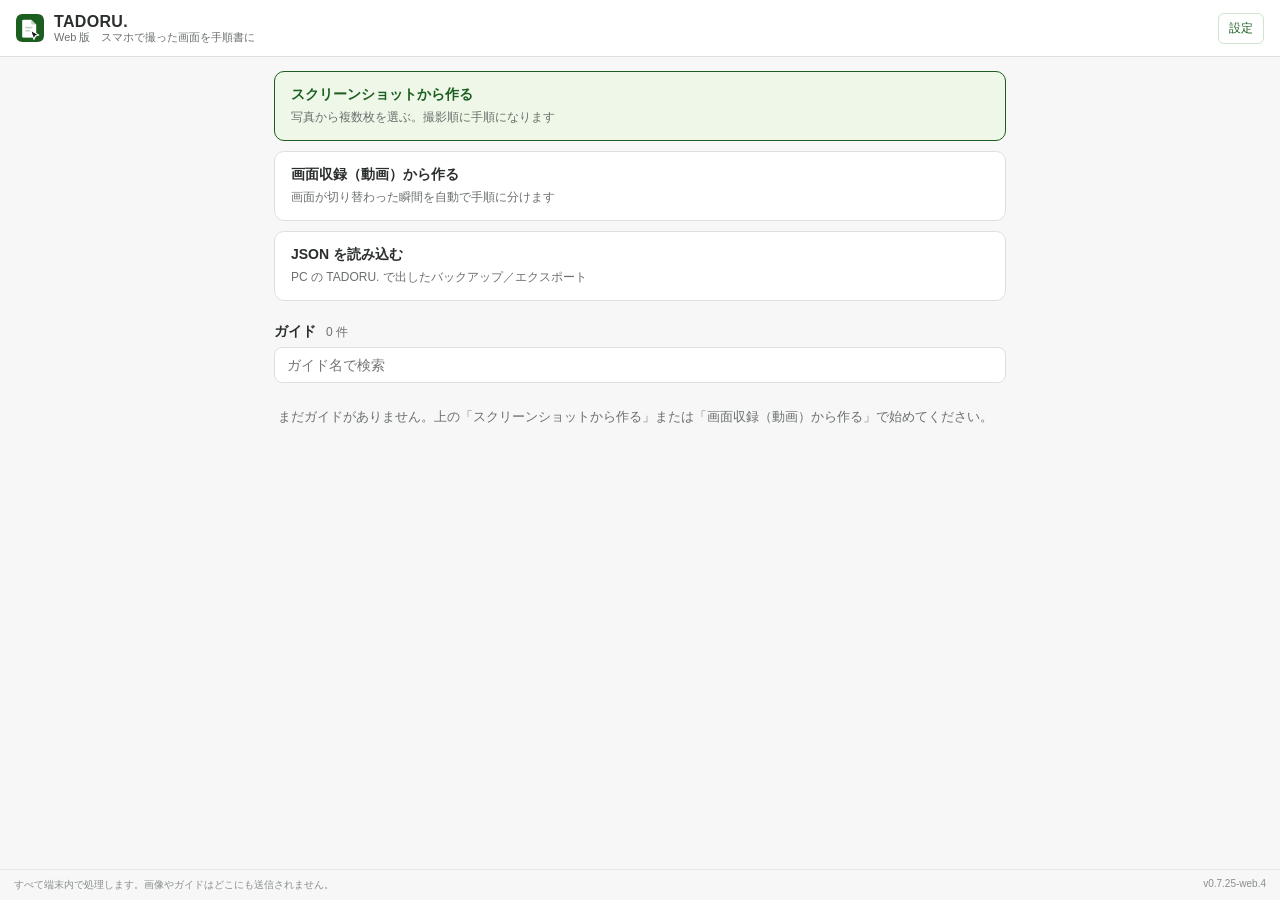
<file: index.html>
<!DOCTYPE html>
<html lang="ja">
<head>
    <meta charset="utf-8">
    <meta name="viewport" content="width=device-width, initial-scale=1, viewport-fit=cover">
    <title>TADORU. Web</title>
    <link rel="manifest" href="manifest.webmanifest">
    <link rel="apple-touch-icon" href="icons/icon128.png">
    <link rel="icon" href="icons/icon32.png">
    <meta name="theme-color" content="#1b5e20">
    <meta name="apple-mobile-web-app-capable" content="yes">
    <meta name="apple-mobile-web-app-status-bar-style" content="default">
    <link rel="stylesheet" href="index.css">
</head>
<body>
    <header class="top">
        <img src="icons/icon48.png" alt="" width="28" height="28">
        <div><strong>TADORU.</strong><span>Web 版　スマホで撮った画面を手順書に</span></div>
        <a class="ghost" href="options.html" title="表示の既定・プライバシー保護の設定">設定</a>
    </header>

    <main>
        <section class="actions">
            <label class="action primary">
                <input id="pickImages" type="file" accept="image/*" multiple hidden>
                <strong>スクリーンショットから作る</strong>
                <span>写真から複数枚を選ぶ。撮影順に手順になります</span>
            </label>
            <label class="action">
                <input id="pickVideo" type="file" accept="video/*" hidden>
                <strong>画面収録（動画）から作る</strong>
                <span>画面が切り替わった瞬間を自動で手順に分けます</span>
            </label>
            <label class="action">
                <input id="pickJson" type="file" accept="application/json,.json" multiple hidden>
                <strong>JSON を読み込む</strong>
                <span>PC の TADORU. で出したバックアップ／エクスポート</span>
            </label>
        </section>

        <section id="progress" class="progress" hidden>
            <div class="bar"><span id="progressBar"></span></div>
            <p id="progressText">読み込んでいます…</p>
        </section>

        <section class="list-head">
            <strong>ガイド</strong><span id="guideCount">0 件</span>
            <input id="search" type="search" placeholder="ガイド名で検索">
        </section>
        <section id="list" class="list"></section>
        <p id="empty" class="empty" hidden>まだガイドがありません。上の「スクリーンショットから作る」または「画面収録（動画）から作る」で始めてください。</p>
    </main>

    <footer class="foot">
        <span>すべて端末内で処理します。画像やガイドはどこにも送信されません。</span>
        <span id="version"></span>
    </footer>

    <video id="probe" muted playsinline hidden></video>
    <script src="web-shim.js"></script>
    <script src="shared.js"></script>
    <script src="i18n.js"></script>
    <script src="index.js"></script>
</body>
</html>
</file>
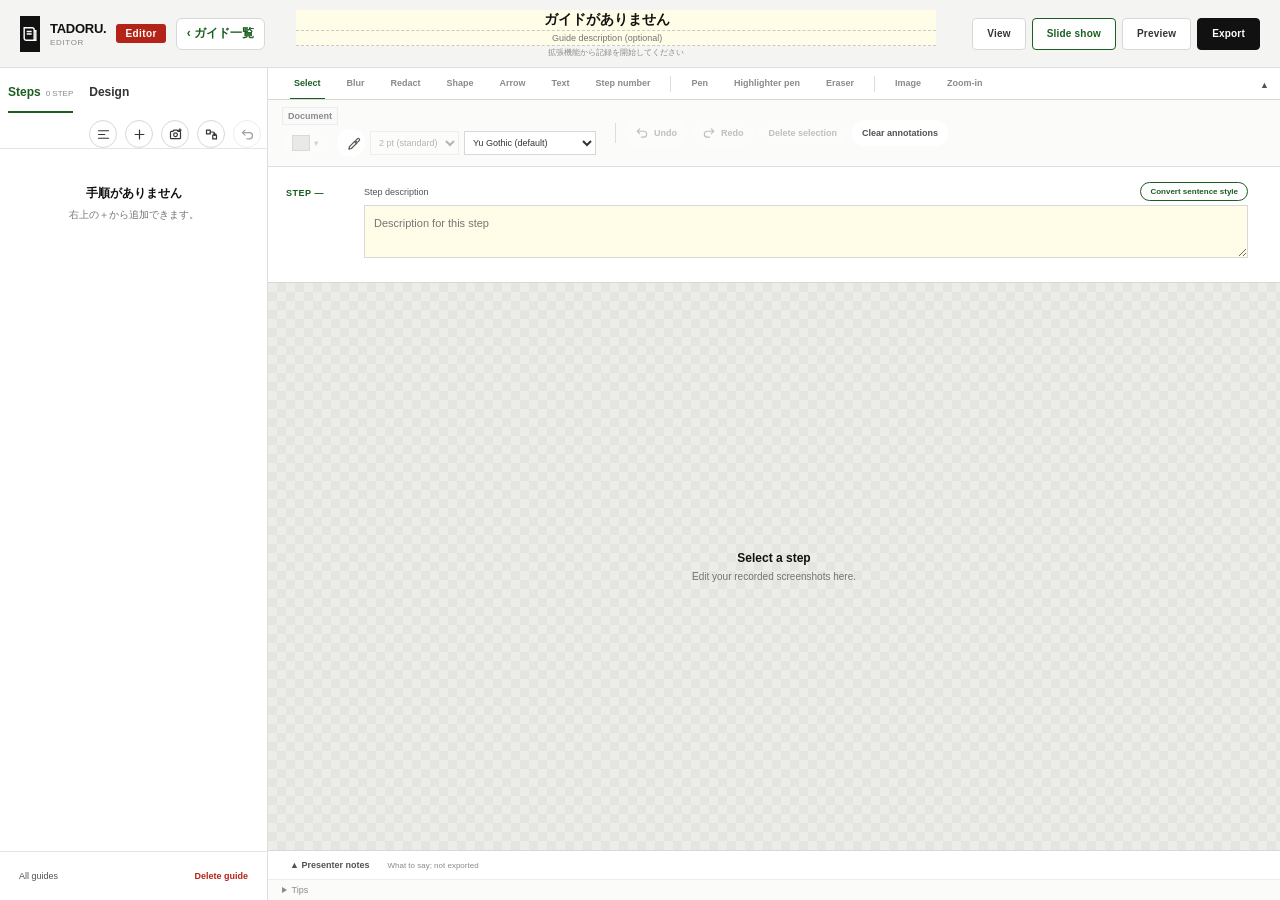
<file: editor.html>
<!doctype html>
<html lang="ja">
<head>
    <meta charset="utf-8">
    <meta name="viewport" content="width=device-width, initial-scale=1">
    <title>編集中 – TADORU.</title>
    <link rel="stylesheet" href="editor.css">
    <link rel="manifest" href="manifest.webmanifest">
    <link rel="apple-touch-icon" href="icons/icon128.png">
    <link rel="stylesheet" href="web.css">
</head>
<body>
    <header class="app-header">
        <div class="brand">
            <div class="brand-mark" aria-hidden="true"><svg viewBox="0 0 24 24" fill="none" stroke="currentColor" stroke-width="1.7"><path d="M5 4.5h9.5A2.5 2.5 0 0 1 17 7v12.5H7.5A2.5 2.5 0 0 1 5 17V4.5Z"/><path d="M17 8h2v11.5h-2M8 9h6M8 12h6"/></svg></div>
            <div><strong>TADORU.</strong><span>EDITOR</span></div>
            <span class="editor-badge">編集画面</span>
        </div>
        <div class="document-name">
            <input id="guideTitle" type="text" maxlength="160" placeholder="ガイドのタイトル">
            <input id="guideDescription" type="text" maxlength="500" placeholder="ガイドの説明（任意）">
            <div class="save-line"><span id="saveState">読み込み中</span><button id="coverButton" class="cover-button" type="button" title="表紙の項目（文書番号・版数・作成日・作成部署・機密区分）を入力します。ガイド全体の設定です。表紙は詳細設定または「表示」メニューでONのときだけ出力に付きます" hidden>表紙</button><button id="zoomResetButton" class="frame-reset" type="button" title="Ctrl＋マウスホイールでの拡大を100%に戻します（Ctrl＋0 と同じ）" hidden>画像拡大リセット</button><span id="frameResetWrap" class="frame-reset-wrap" hidden><button id="frameResetButton" class="frame-reset" type="button" title="撮影画像の位置・大きさ・トリミングを、撮影した最初の状態に戻します">画像サイズリセット</button><div id="frameResetMenu" class="frame-reset-menu" hidden><button type="button" data-scope="step">この手順だけ</button><button type="button" data-scope="all">すべて</button></div></span></div>
        </div>
        <div class="header-actions">
            <button id="viewButton" type="button" title="編集画面の表示（ダークモードなど）。詳細設定と同じ内容で、変更はすぐ保存されます" aria-haspopup="true" aria-expanded="false">表示</button>
            <div id="viewMenu" class="view-menu" hidden>
                <label><input id="viewDarkMode" type="checkbox" data-setting="darkMode"><span>ダークモード</span></label>
                <label><input id="viewToolbarPinned" type="checkbox" data-setting="toolbarPinned"><span>ツールバーの詳細を常に表示</span></label>
                <label><input id="viewCoverPage" type="checkbox" data-setting="coverPage"><span>表紙ページを付ける</span></label>
                <label><input id="viewTocPage" type="checkbox" data-setting="tocPage"><span>目次ページを付ける</span></label>
                <button id="viewOpenOptions" type="button">詳細設定を開く…</button>
            </div>
            <button id="presentButton" type="button" title="全画面のスライドショーで手順を見せます（F5＝最初から／Shift+F5＝いまの手順から）。Esc で編集画面に戻ります">スライドショー</button>
            <button id="previewButton" type="button">プレビュー</button>
            <button id="exportButton" class="primary" type="button">出力</button>
            <div id="exportMenu" class="export-menu" hidden>
                <label class="export-orientation">出力形式
                    <select id="exportFormat">
                        <option value="print">印刷・PDF</option>
                        <option value="pptx">PowerPoint（.pptx）</option>
                        <option value="docx">Word（.docx）</option>
                        <option value="xlsx">Excel（.xlsx）</option>
                        <option value="html">HTML</option>
                        <option value="markdown">Markdown</option>
                        <option value="mp4">動画（MP4）</option>
                        <option value="webm">動画（WebM）</option>
                        <option value="gif">GIF</option>
                        <option value="json">バックアップ（JSON）</option>
                    </select>
                </label>
                <!-- 操作の動画（v0.7.14）：形式が MP4／WebM／GIF のときだけ表示 -->
                <label class="export-orientation" id="videoCaptionLabel" hidden>説明文の見せ方
                    <select id="videoCaption">
                        <option value="band">画面の下に帯で表示</option>
                        <option value="overlay">画面に重ねて表示</option>
                        <option value="none">説明文なし</option>
                    </select>
                </label>
                <label class="export-orientation" id="videoSpeedLabel" hidden>速さ
                    <select id="videoSpeed">
                        <option value="0.75">ゆっくり</option>
                        <option value="1" selected>標準</option>
                        <option value="1.5">速い</option>
                    </select>
                </label>
                <label class="export-orientation" id="videoWidthLabel" hidden>大きさ（幅）
                    <select id="videoWidth">
                        <option value="720">小（720px）</option>
                        <option value="960">中（960px）</option>
                        <option value="1280" selected>大（1280px）</option>
                    </select>
                </label>
                <label class="export-orientation" id="pageOrientationLabel">用紙の向き
                    <select id="pageOrientation">
                        <option value="portrait">縦（1ページに2枚）</option>
                        <option value="landscape">横（1ページに1枚）</option>
                        <option value="custom">カスタマイズ…</option>
                    </select>
                </label>
                <label class="export-orientation" id="paperSizeLabel" title="印刷・PDF、HTML、Word のページの大きさです。PowerPoint はスライドの比率で決まるため使いません">用紙サイズ
                    <select id="paperSize"></select>
                </label>
                <button type="button" id="layoutSummary" class="export-note layout-summary" title="配置を選び直す" hidden></button>
                <label class="export-orientation" id="pageRangeLabel"><span id="pageRangeTitle">ページ指定</span>
                    <select id="pageRangeMode">
                        <option value="all">全ページ</option>
                        <option value="current">現在のページのみ</option>
                        <option value="range">ページを指定</option>
                        <option value="section">セクションを選ぶ</option>
                    </select>
                </label>
                <input id="pageRangeInput" class="export-range" type="text" placeholder="例: 1-3, 5" hidden>
                <!-- セクションを選ぶ（v0.7.16）：章名のチェックボックス。ガイドに章があるときだけ選択肢に出ます -->
                <div id="pageRangeSections" class="export-sections" hidden></div>
                <p id="pageRangeSummary" class="export-note"></p>
                <label class="export-orientation export-check" id="burnRedactLabel" title="ON：黒塗り（自動マスク・OCR・手動）を画像そのものに描き込みます。受け取った人が動かして下を見ることはできません。OFF：黒塗りも図形として載せるため、PowerPoint などで動かせますが、画像には元の内容が残ります"><input id="burnRedact" type="checkbox" checked><span>黒塗りを画像に焼き込む（受け取った人が剥がせない）</span></label>
                <label class="export-orientation export-check" id="pptxVideoLabel" hidden title="ガイド全体（またはページ指定の手順）の操作の動画を作り、最後のスライドに置きます。MP4 が作れる PC では動画として、作れないときはGIFの画像として入ります。どちらもスライドショーで再生できます。作成には手順数に応じて時間がかかります"><input id="pptxVideo" type="checkbox"><span>操作の動画を最後のスライドに入れる（MP4／作れないときはGIF）</span></label>
                <p id="exportFormatNote" class="export-note export-format-note" hidden></p>
                <button type="button" id="exportRun" class="export-run">出力する</button>
            </div>
        </div>
    </header>

    <div class="workspace">
        <aside class="sidebar">
            <div class="sidebar-head">
                <div class="sidebar-tabs" role="tablist" aria-label="左パネルの切り替え">
                    <button id="sidebarTabSteps" class="sidebar-tab active" type="button" role="tab" aria-selected="true" data-panel="steps"><strong>手順</strong><span id="stepSummary">0 STEP</span></button>
                    <button id="sidebarTabDesign" class="sidebar-tab" type="button" role="tab" aria-selected="false" data-panel="design" title="全ページ共通のヘッダー帯・ロゴ・背景色・ページ番号（スライドマスター）"><strong>デザイン</strong></button>
                </div>
                <div class="sidebar-tools">
                    <button id="addSection" class="icon-action" type="button" title="選択中の手順から始まるセクション（章）を追加。見出しをクリックで名前の変更、▾で折りたたみ、⋮⋮でセクションごと並べ替え" aria-label="セクションを追加"><svg viewBox="0 0 24 24" fill="none" stroke="currentColor" stroke-width="1.9" stroke-linecap="round"><path d="M4 6h16M4 12h10M4 18h16"/></svg></button>
                    <button id="addStep" class="icon-action" type="button" title="選択中の手順の次に、白紙の手順を追加" aria-label="手順を追加"><svg viewBox="0 0 24 24" fill="none" stroke="currentColor" stroke-width="1.9" stroke-linecap="round"><path d="M12 5v14M5 12h14"/></svg></button>
                    <button id="resumeRecord" class="icon-action" type="button" title="追加で撮影：このガイドに続けて記録します。新しい手順は選択中の手順の直後に入ります。終了はポップアップの「記録を終了」か Alt+Shift+G" aria-label="追加で撮影"><svg viewBox="0 0 24 24" fill="none" stroke="currentColor" stroke-width="1.9" stroke-linecap="round" stroke-linejoin="round"><path d="M4 8.5A1.5 1.5 0 0 1 5.5 7H8l1.2-2h5.6L16 7h2.5A1.5 1.5 0 0 1 20 8.5V17a1.5 1.5 0 0 1-1.5 1.5h-13A1.5 1.5 0 0 1 4 17V8.5Z"/><circle cx="12" cy="12.5" r="3"/><path d="M19 3v4M17 5h4"/></svg></button>
                    <button id="mergeGuide" class="icon-action" type="button" title="他のガイドから取り込む：別のガイドの手順をコピーして、選択中の手順の直後に入れます（元のガイドはそのまま）" aria-label="他のガイドから取り込む"><svg viewBox="0 0 24 24" fill="none" stroke="currentColor" stroke-width="1.9" stroke-linecap="round" stroke-linejoin="round"><path d="M4 5h6v6H4zM14 13h6v6h-6z"/><path d="M10 8h4a3 3 0 0 1 3 3v2"/><path d="M15 11l2 2 2-2"/></svg></button>
                    <button id="undoDeleteStep" class="icon-action" type="button" title="手順の削除・追加・複製・並べ替えを元に戻す" aria-label="手順の操作を元に戻す" disabled><svg viewBox="0 0 24 24" fill="none" stroke="currentColor" stroke-width="2" stroke-linecap="round" stroke-linejoin="round"><path d="M4 9h11a5 5 0 0 1 0 10h-4"/><path d="M8 5 4 9l4 4"/></svg></button>
                </div>
            </div>
            <div id="stepList" class="step-list"></div>
            <div id="designPanel" class="design-panel" hidden>
                <div class="design-scope" role="tablist" aria-label="設定の範囲"><button id="designScopeGuide" class="design-scope-tab active" type="button" data-scope="guide" title="このガイドの全ページに効く設定">ガイド全体</button><button id="designScopeStep" class="design-scope-tab" type="button" data-scope="step" title="選択中の手順（1ページ）だけに効く設定。ガイド全体の設定を上書きします">この手順だけ</button></div>
                <div class="design-status"><span id="designStatus">詳細設定の既定を使用中</span><button id="designReset" type="button" title="このガイドだけの設定を消して、詳細設定の既定に戻します" hidden>既定に戻す</button></div>
                <section class="design-group">
                    <label class="design-row"><strong>ヘッダー帯</strong><input id="designHeaderEnabled" type="checkbox"></label>
                    <div class="design-fields" id="designHeaderFields">
                        <div class="design-field"><span>色</span><span class="design-inline"><input id="designHeaderColor" type="color" value="#1b5e20"><label class="design-check"><input id="designHeaderColorNone" type="checkbox" checked>色なし</label></span></div>
                        <div class="design-field"><span>高さ</span><span class="design-inline"><select id="designHeaderSize" title="小=58 / 中=83 / 大=115"></select><input id="designHeaderHeight" type="number" min="1" max="115" step="1" value="58" title="ページの幅を1280pxとしたときの高さ（px）。1〜115（大）"><span class="design-unit">px</span></span></div>
                        <label class="design-field"><span>文字</span><select id="designHeaderText"></select></label>
                        <label class="design-field design-field-wide" id="designHeaderCustomRow"><span>任意の文字</span><input id="designHeaderCustom" type="text" maxlength="120" placeholder="例：社内向け操作マニュアル"></label>
                        <label class="design-field"><span>文字色</span><input id="designHeaderTextColor" type="color" value="#111111"></label>
                    </div>
                </section>
                <section class="design-group">
                    <div class="design-row"><strong>ロゴ</strong><span class="design-actions"><button id="designLogoPick" type="button" title="PNG・JPEG・GIF・WebP・SVG。500KBを超える画像は自動で縮小します">取り込み</button><button id="designLogoRemove" type="button" class="danger" hidden>削除</button></span></div>
                    <input id="designLogoFile" type="file" accept="image/*" hidden>
                    <div id="designLogoPreview" class="design-logo-preview" hidden><img alt="ロゴ"></div>
                    <div class="design-fields" id="designLogoFields">
                        <label class="design-field"><span>位置</span><select id="designLogoPosition"></select></label>
                        <label class="design-field"><span>大きさ</span><select id="designLogoSize"></select></label>
                    </div>
                </section>
                <section class="design-group">
                    <label class="design-row"><strong>ページの背景色</strong><input id="designBackground" type="color" value="#ffffff"></label>
                    <div class="design-row"><strong>テンプレート画像</strong><span class="design-actions"><button id="designBackgroundPick" type="button" title="会社のテンプレートなどをページ全体の背景に敷きます。PNG・JPEG・GIF・WebP・SVG。長辺1920px・1MBを超える画像は自動で縮小します">取り込み</button><button id="designBackgroundRemove" type="button" class="danger" hidden>削除</button></span></div>
                    <input id="designBackgroundFile" type="file" accept="image/*" hidden>
                    <div id="designBackgroundPreview" class="design-logo-preview" hidden><img alt="テンプレート画像"></div>
                    <div class="design-fields" id="designBackgroundFields">
                        <label class="design-field design-field-wide"><span>合わせ方</span><select id="designBackgroundFit"></select></label>
                    </div>
                </section>
                <section class="design-group">
                    <label class="design-row"><strong>ページ番号</strong><input id="designPageNumber" type="checkbox"></label>
                    <div class="design-fields" id="designPageNumberFields">
                        <label class="design-field"><span>位置</span><select id="designPageNumberAlign"></select></label>
                    </div>
                </section>
                <p class="design-note">帯・ロゴ・ページ番号は、出力1ページ（用紙／スライド1枚）の余白に付きます。撮影画像には重なりません。ページ番号は「3 / 12」の形で、非表示の手順とセクション見出しページは数えません。</p>
            </div>
            <div class="sidebar-foot">
                <button id="guideLibrary" type="button">ガイド一覧</button>
                <button id="deleteGuide" class="danger-link" type="button" title="このガイド（手順すべて）を削除します。手順1つの削除は、手順カード右のゴミ箱アイコンから">ガイド削除</button>
            </div>
        </aside>

        <main class="editor-main">
            <div class="tool-strip two-row" role="toolbar" aria-label="画像編集ツール">
                <div class="tool-row tool-row-tools">
                <button class="tool active" type="button" data-tool="select">選択</button>
                <button class="tool" type="button" data-tool="blur">ぼかし</button>
                <button class="tool" type="button" data-tool="redact">黒塗り</button>
                <button class="tool" type="button" data-tool="highlight" title="四角・円・ブロック矢印などの図形">図形</button>
                <button class="tool" type="button" data-tool="arrow">矢印</button>
                <button class="tool" type="button" data-tool="text">文字</button>
                <button class="tool" type="button" data-tool="marker" title="操作手順番号の枠を追加">操作手順番号</button>
                <span class="tool-divider"></span>
                <button class="tool" type="button" data-tool="pen" title="フリーハンドで描きます">ペン</button>
                <button class="tool" type="button" data-tool="highlighter" title="半透明の太い線で目立たせます">蛍光ペン</button>
                <button class="tool" type="button" data-tool="eraser" title="なぞった注釈を消します（ぼかし・黒塗り・枠線・矢印・文字・画像・操作手順番号・手書きのすべて）">消しゴム</button>
                <span class="tool-divider"></span>
                <button class="tool" type="button" data-tool="image" title="画像の取り込み・移動・拡大縮小・トリミング。撮影画像や貼り付け画像をクリックして選び、ドラッグで動かし、ハンドルで大きさを変えられます（撮影画像を動かすと注釈も一緒に動きます）">画像</button>
                <button class="tool" type="button" data-tool="zoom" title="部分拡大図：画面の一部をドラッグで囲むと、その範囲を2倍に拡大した図を同じ手順に添えます。元の範囲は赤枠、拡大図は赤枠＋「拡大」の見出しで紐づきます">拡大図</button>
                <input id="imageInput" type="file" accept="image/*" hidden>
                <button id="toolbarPin" class="toolbar-pin" type="button" aria-pressed="true" title="ツールバーの詳細（色・太さ・形など）を、常に表示するか、タブだけにするかを切り替えます。タブをダブルクリックでも固定できます">▲</button>
                </div>
                <div class="tool-row tool-row-detail">
                <div class="color-field">
                    <div class="style-group">
                    <span id="styleScope" class="style-scope">枠線</span>
                    <div class="group-controls">
                    <button id="colorButton" class="color-button" type="button" aria-haspopup="true" aria-expanded="false" title="注釈の色">
                        <span id="colorChip" class="chip"></span><span class="caret">▾</span>
                    </button>
                    <button id="eyedropperButton" class="eyedropper-button" type="button" title="スポイト：画面上の色を拾って、選択中のオブジェクト（またはツール）の色にします" aria-label="スポイト"><svg viewBox="0 0 24 24" fill="none" stroke="currentColor" stroke-width="1.9" stroke-linecap="round" stroke-linejoin="round"><path d="m3 21 1-4 9.5-9.5 3 3L7 20z"/><path d="m14.5 6.5 2-2a2.1 2.1 0 0 1 3 3l-2 2"/><path d="m12 9 3 3"/></svg></button>
                    <div id="colorPopover" class="color-popover" hidden>
                        <div class="palette-group">
                            <span>テーマの色</span>
                            <div id="themePalette" class="palette"></div>
                        </div>
                        <div class="palette-group">
                            <span>標準の色</span>
                            <div id="basePalette" class="palette"></div>
                        </div>
                        <div class="palette-group" id="recentGroup" hidden>
                            <span>最近使った色</span>
                            <div id="recentPalette" class="palette"></div>
                        </div>
                        <label class="custom-color">カスタム<input id="annotationColor" type="color" value="#d92d20"></label>
                    </div>
                    <select id="annotationSize" title="線の太さ / ぼかしの強さ"></select>
                    <select id="annotationFont" title="フォント"></select>
                    </div>
                    </div>
                    <div class="style-group" id="arrowGroup" hidden>
                        <span class="style-scope">矢印の種類</span>
                        <div class="group-controls">
                            <label class="field-label" title="線の形（直線／カギ線／L字／コの字／曲線）"><span>線</span><select id="arrowLine"></select></label>
                            <label class="field-label" title="始点（描き始め）の矢じり（なし／三角／鋭い三角／開いた矢／丸／ひし形）"><span>始点</span><select id="arrowStart"></select></label>
                            <label class="field-label" title="終点（描き終わり）の矢じり（なし／三角／鋭い三角／開いた矢／丸／ひし形）"><span>終点</span><select id="arrowEnd"></select></label>
                            <label class="field-label" title="矢じりの大きさ（最小／小／中／大／最大）"><span>大きさ</span><select id="arrowHeadSize"></select></label>
                            <label class="connect-toggle" title="ONにすると、矢印の端を図形の近くで離したときに上下左右の接続点に吸い付き、図形を動かすと矢印も追従します。OFFにすると接続せず、選択中の矢印は接続が外れます"><input id="arrowConnect" type="checkbox" checked><span>図形に接続</span></label>
                        </div>
                    </div>
                    <div class="style-group" id="textKindGroup" hidden>
                        <span class="style-scope">文字の種類</span>
                        <div class="group-controls">
                            <select id="textKind" title="文字（自動サイズ）：背景が文字にぴったり合います。テキストボックス：ドラッグした枠が箱になり、配置を選べます"></select>
                            <select id="textAlign" title="左右の配置（テキストボックスのみ有効）" disabled></select>
                            <select id="textValign" title="上下の配置（テキストボックスのみ有効）" disabled></select>
                            <select id="textDirection" title="文字列の方向（横書き／縦書き）。文字（自動サイズ）は段落ごとに1列、テキストボックスは枠の高さで折り返します"></select>
                        </div>
                    </div>
                    <div class="style-group" id="textBorderGroup" hidden>
                        <span class="style-scope">文字の枠線</span>
                        <div class="group-controls">
                            <select id="textBorderWidth" title="文字の枠線の太さ"></select>
                            <button id="textBorderColorButton" class="color-button" type="button" aria-haspopup="true" aria-expanded="false" title="文字の枠線の色">
                                <span id="textBorderChip" class="chip"></span><span class="caret">▾</span>
                            </button>
                        </div>
                    </div>
                    <div class="style-group" id="highlightGroup" hidden>
                        <span class="style-scope">図形の形</span>
                        <div class="group-controls">
                            <select id="highlightShape" title="図形の形（四角／円／角丸／三角／ひし形／六角形／台形／平行四辺形／ブロック矢印）"></select>
                            <select id="highlightDash" title="枠線の線種（実線／破線／点線）"></select>
                        </div>
                    </div>
                    <div class="style-group" id="highlightFillGroup" hidden>
                        <span class="style-scope">図形の塗り</span>
                        <div class="group-controls">
                            <button id="fillColorButton" class="color-button" type="button" aria-haspopup="true" aria-expanded="false" title="塗りつぶしの色">
                                <span id="fillChip" class="chip"></span><span class="caret">▾</span>
                            </button>
                            <span class="opacity-pair" id="fillOpacityPair" title="塗りつぶしの濃さ（0%で塗りなし）"><input id="fillOpacitySlider" type="range" min="0" max="100" step="5"><input id="fillOpacity" type="number" min="0" max="100" step="1"><span class="unit">%</span></span>
                        </div>
                    </div>
                    <div class="style-group" id="shapeTextGroup" hidden>
                        <span class="style-scope">図形の文字</span>
                        <div class="group-controls">
                            <button id="shapeTextColorButton" class="color-button" type="button" aria-haspopup="true" aria-expanded="false" title="図形の中の文字の色">
                                <span id="shapeTextChip" class="chip"></span><span class="caret">▾</span>
                            </button>
                            <select id="shapeTextSize" title="図形の中の文字の大きさ"></select>
                            <select id="shapeTextAlign" title="左右の配置"></select>
                            <select id="shapeTextValign" title="上下の配置"></select>
                        </div>
                    </div>
                    <div class="style-group" id="textBackgroundGroup" hidden>
                        <span class="style-scope">文字の背景</span>
                        <div class="group-controls">
                            <button id="textBackgroundColorButton" class="color-button" type="button" aria-haspopup="true" aria-expanded="false" title="文字の背景色">
                                <span id="textBackgroundChip" class="chip"></span><span class="caret">▾</span>
                            </button>
                            <span class="opacity-pair" id="textBackgroundPair" title="文字の背景の透過"><input id="textBackgroundSlider" type="range" min="0" max="100" step="5"><input id="textBackground" type="number" min="0" max="100" step="1"><span class="unit">%</span></span>
                        </div>
                    </div>
                    <div class="style-group" id="highlighterGroup" hidden>
                        <span class="style-scope">蛍光ペンの濃さ</span>
                        <div class="group-controls">
                            <span class="opacity-pair" id="highlighterOpacityPair" title="蛍光ペンの濃さ"><input id="highlighterOpacitySlider" type="range" min="5" max="100" step="5"><input id="highlighterOpacity" type="number" min="5" max="100" step="1"><span class="unit">%</span></span>
                        </div>
                    </div>
                </div>
                <div class="style-group" id="orderGroup" hidden>
                    <span class="style-scope">順序</span>
                    <div class="group-controls">
                        <button id="orderFront" type="button" title="最前面へ移動">最前面</button>
                        <button id="orderForward" type="button" title="前面へ移動">前面</button>
                        <button id="orderBackward" type="button" title="背面へ移動">背面</button>
                        <button id="orderBack" type="button" title="最背面へ移動">最背面</button>
                    </div>
                </div>
                <div class="style-group" id="groupGroup" hidden>
                    <span class="style-scope">グループ</span>
                    <div class="group-controls">
                        <button id="groupObjects" type="button" title="選んだオブジェクトをグループ化（Ctrl+G）">グループ化</button>
                        <button id="ungroupObjects" type="button" title="グループを解除（Ctrl+Shift+G）">解除</button>
                        <button id="regroupObjects" type="button" title="直前に解除したグループを元に戻す">再グループ化</button>
                        <span class="group-help" title="選択ツールで、Shiftを押したままクリックすると1つずつ足せます。何もない所からドラッグして囲むと、その中のオブジェクトがまとめて選ばれます（Shift併用で追加）。2つ以上選んでから「グループ化」（Ctrl+G）。">複数選択：Shift+クリック／何もない所からドラッグで囲む</span>
                    </div>
                </div>
                <div class="style-group" id="imageGroup" hidden>
                    <div class="group-head"><span class="style-scope">撮影画像</span><span class="group-help">画像をクリックして選び、ドラッグで移動・ハンドルで拡大縮小。撮影画像を動かすと注釈も一緒に動きます。出力は常にページの大きさで固定です</span></div>
                    <div class="group-controls">
                        <button id="importImage" type="button" title="画像ファイルを取り込みます。画像のない手順ならその手順の撮影画像に、画像がある手順なら上に載せる画像として挿入します">インポート</button>
                        <button id="cropImage" type="button" title="クリックして選んでいる画像（貼り付け画像を選んでいればそれ、なければ撮影画像）に黒いハンドルが出ます。ドラッグで残す範囲を決め、枠の外をクリックで確定">トリミング</button>
                        <button id="resetImageFrame" type="button" title="撮影した最初の状態（ページいっぱい・トリミングなし）に撮影画像を戻します。移動・拡大縮小・トリミングをすべて取り消します">最初に戻す</button>
                        <button id="clearImage" type="button" class="danger" title="この手順の撮影画像と注釈をすべて消して白紙にします（元に戻すで復元できます）">白紙に戻す</button>
                    </div>
                </div>
                <div class="style-group" id="pictureGroup" hidden>
                    <span class="style-scope">貼り付け画像</span>
                    <div class="group-controls">
                        <button id="cropPicture" type="button" title="この画像の残す範囲を決めて切り取ります">トリミング</button>
                    </div>
                </div>
                <div class="style-group" id="cropGroup" hidden>
                    <span class="style-scope">トリミング中</span>
                    <div class="group-controls">
                        <button id="cropDone" type="button" title="この範囲で切り取ります（枠の外をクリック、Enter、Esc でも確定）">完了</button>
                        <span class="group-help">黒いハンドルをドラッグして残す範囲を決めます。枠の外をクリックか Enter で確定。やり直しは「元に戻す」（Ctrl+Z）</span>
                    </div>
                </div>
                <span class="tool-divider"></span>
                <button id="undoButton" class="labelled-icon" type="button" disabled title="直前の編集を取り消す（Ctrl+Z）。注釈・文字・画像・書式・操作説明などの編集が対象です"><svg viewBox="0 0 24 24" fill="none" stroke="currentColor" stroke-width="2" stroke-linecap="round" stroke-linejoin="round"><path d="M4 9h11a5 5 0 0 1 0 10h-4"/><path d="M8 5 4 9l4 4"/></svg><span>元に戻す</span></button>
                <button id="redoButton" class="labelled-icon" type="button" disabled title="取り消した編集をやり直す（Ctrl+Y）"><svg viewBox="0 0 24 24" fill="none" stroke="currentColor" stroke-width="2" stroke-linecap="round" stroke-linejoin="round"><path d="M20 9H9a5 5 0 0 0 0 10h4"/><path d="m16 5 4 4-4 4"/></svg><span>やり直す</span></button>
                <button id="deleteAnnotation" type="button" disabled>選択を削除</button>
                <button id="clearAnnotations" type="button">注釈を消去</button>
                </div>
            </div>
            <div id="canvasMenu" class="canvas-menu" hidden role="menu">
                <button type="button" data-menu="copy" role="menuitem">コピー<kbd>Ctrl+C</kbd></button>
                <button type="button" data-menu="cut" role="menuitem">切り取り<kbd>Ctrl+X</kbd></button>
                <button type="button" data-menu="paste" role="menuitem">貼り付け<kbd>Ctrl+V</kbd></button>
                <button type="button" data-menu="duplicate" role="menuitem">複製<kbd>Ctrl+D</kbd></button>
                <span class="canvas-menu-divider"></span>
                <button type="button" data-menu="copyFormat" role="menuitem">書式のコピー<kbd>Ctrl+Shift+C</kbd></button>
                <button type="button" data-menu="pasteFormat" role="menuitem">書式の貼り付け<kbd>Ctrl+Shift+V</kbd></button>
                <span class="canvas-menu-divider"></span>
                <span class="canvas-menu-title">オブジェクトの順序</span>
                <button type="button" data-order="front" role="menuitem">最前面へ移動</button>
                <button type="button" data-order="forward" role="menuitem">前面へ移動</button>
                <button type="button" data-order="backward" role="menuitem">背面へ移動</button>
                <button type="button" data-order="back" role="menuitem">最背面へ移動</button>
                <span class="canvas-menu-divider"></span>
                <span class="canvas-menu-title">オブジェクトのグループ化</span>
                <button type="button" data-group="group" role="menuitem">グループ化</button>
                <button type="button" data-group="ungroup" role="menuitem">グループ解除</button>
                <button type="button" data-group="regroup" role="menuitem">再グループ化</button>
                <span class="canvas-menu-divider"></span>
                <button type="button" data-menu="delete" role="menuitem">選択を削除</button>
            </div>
            <section class="step-editor">
                <div class="step-index" id="selectedStepIndex">STEP —</div>
                <div class="step-fields">
                    <label><span class="field-head">操作説明<span id="descriptionStyleWrap" class="frame-reset-wrap"><button id="descriptionStyleButton" class="cover-button" type="button" title="このガイドのすべての手順の操作説明の語尾を、選んだ調子にまとめて置き換えます（Ctrl+Z で戻せます）。「〜をクリックします」「〜に入力します」などの定型の語尾だけが対象で、手で書いた文でも語尾が一致すれば変わります">語尾をまとめて変換</button><div id="descriptionStyleMenu" class="frame-reset-menu style-menu" hidden></div></span></span><textarea id="stepDescription" rows="2" maxlength="300" placeholder="この手順の説明"></textarea></label>
                    <div class="meta-row"><span id="pageTitle"></span><a id="pageUrl" href="#" target="_blank" rel="noreferrer"></a></div>
                </div>
                <div id="imageBar" class="image-bar" hidden>
                    <span class="image-bar-title">画像保存</span>
                    <label class="danger-toggle" title="撮影したままの画面キャプチャを出力します。注釈・文字・操作手順番号・自動マスクの黒塗りなど、書き込みは一切載りません。個人情報がそのまま写るため取り扱いに注意してください"><input id="baseImageOnly" type="checkbox"><span>撮影したまま（書き込みなし）</span></label>
                    <button id="copyImage" type="button" title="この手順の画像をクリップボードにコピー">コピー</button>
                    <button id="downloadPng" type="button" title="PNGで保存">PNG</button>
                    <button id="downloadJpeg" type="button" title="JPEGで保存">JPEG</button>
                    <button id="ocrMask" type="button" class="ocr-button" title="画像内の文字を検出してマスク：この手順の画像を端末内で文字認識し、詳細設定「プライバシー保護」の条件（メール・電話・郵便番号・6桁以上の数字・独自の語句）に一致する部分を黒塗りします。画像・PDF・画面全体モードで撮った画面など、ページの文字データでは見つけられない番号に使います。認識できない環境では従来の自動マスクのままです">文字を検出してマスク</button>
                    <button id="engineBadge" type="button" class="engine-badge" title="いまの読み取り方式（詳細設定「プライバシー保護」で変更できます）">読み取り方式：OCR方式</button>
                    <button id="retakeStep" type="button" class="retake-button" title="撮り直し：この手順のページを新しいタブで開きます。画面を整えて「いまの画面を1枚撮る」（Alt+Shift+S）を押すと、この手順の画像だけが差し替わります（説明文・注釈はそのまま）" hidden>撮り直す</button>
                    <span id="imageBarState"></span>
                </div>
            </section>
            <p class="record-notice" id="recordNotice" hidden><span id="recordNoticeText">追加で撮影中：操作したページの手順が、選択していた手順の直後に入ります。</span><button id="recordStop" type="button">記録を終了</button></p>
            <div class="ocr-notice" id="ocrNotice" hidden><span class="ocr-spinner" aria-hidden="true"></span><span id="ocrNoticeText">画像内の文字を検出してマスクしています…</span><span class="ocr-bar"><span id="ocrBar"></span></span><span id="ocrNoticeCount" class="ocr-count"></span></div>
            <p class="mask-notice" id="maskNotice" hidden>この手順の自動マスクは画像に焼き込まれているため編集できません。編集したい場合は詳細設定で「自動マスクを後から編集できるようにする」を有効にしてから記録し直してください。<button id="openMaskSetting" type="button">詳細設定を開く</button></p>
            <div id="canvasStage" class="canvas-stage">
                <textarea id="textEditor" class="text-editor" spellcheck="false" hidden></textarea>
                <div id="designSheet" class="design-sheet" hidden aria-hidden="true"><div id="designBand" class="design-band"><span id="designBandText"></span></div><img id="designLogoImage" class="design-logo" alt="" hidden><div id="designFoot" class="design-foot"><span id="designFootText"></span></div></div>
                <button id="zoomBadge" class="zoom-badge" type="button" title="Ctrl＋マウスホイールで拡大縮小。クリックまたは Ctrl＋0 で100%に戻す" hidden>100%</button>
                <div id="emptyCanvas" class="empty-canvas"><strong>手順を選択してください</strong><span>記録したスクリーンショットをここで編集できます。</span></div>
                <canvas id="editorCanvas" hidden></canvas>
            </div>
            <div id="notesPane" class="notes-pane">
                <div class="notes-bar"><button id="notesToggle" class="notes-toggle" type="button" aria-expanded="false" aria-controls="stepNotes" title="発表者ノート：スライドショーの発表者ビュー（Sキー）に出す「話すこと」のメモです。印刷・PDF・PowerPoint などの出力には載りません"><span id="notesToggleText">▲ 発表者ノート</span><span id="notesMark" class="notes-mark" hidden>●</span></button><span class="notes-hint">話すこと・出力には載りません</span></div>
                <textarea id="stepNotes" rows="3" maxlength="2000" placeholder="スライドショーで話す内容のメモ" hidden></textarea>
            </div>
            <details id="toolHintArea" class="tool-hint-area"><summary title="編集画面の操作のしかた（ドラッグ＆ドロップ・ショートカットなど）">操作のヒント</summary><p class="tool-hint" id="toolHint">画像のない手順には、画像をドラッグ＆ドロップ・Ctrl+V・「画像」→「インポート」で1枚だけ設定できます。「画像」ツールでは撮影画像そのものを動かす・大きさを変える・トリミングできます（注釈も一緒に動き、出力はページの大きさで固定）。撮影画像は「選択」でも Alt+クリックで選べ、四隅のハンドルで大きさを変え、Ctrl+C／X でコピー・切り取り（切り取ると白紙になり注釈は残る）、Ctrl+V で画像の無い手順なら撮影画像として、ある手順なら画像オブジェクトとして貼り付けられます。何もない場所をダブルクリックすると文字を追加できます。「選択」でオブジェクトをクリックすると白い四角のハンドルが出ます。枠内をドラッグで移動、四隅のハンドルでサイズ変更、Deleteで削除、色と太さはツールバーでその場変更（表示が「操作手順番号*」のように＊付きになります）。ダブルクリックでも選択でき、文字はそのまま再編集。複数選択はShiftを押したままクリック、または何もない所からドラッグして囲む（PowerPointと同じ）。2つ以上選ぶとグループ化（Ctrl+G）／解除（Ctrl+Shift+G）。矢印は「図形に接続」ONで図形の上下左右に吸い付き、図形を動かすと追従（カギ線・コの字はつないだ辺の向きから経路が自動で決まり、黄色いバーで中間の線を動かせます。ダブルクリックで自動位置へ）。Ctrl+C／X／V でコピー・切り取り・貼り付け（別の手順へも可）、Ctrl+D で複製、Ctrl+Shift+C／V で書式のコピー・貼り付け。右クリックでこれらのメニュー。Ctrl+Vで画像・文字を貼り付け。番号は全手順を通して自動で振り直されます。</p></details>
        </main>
    </div>

    <dialog id="libraryDialog" class="library-dialog">
        <form method="dialog" class="dialog-panel">
            <header><div><strong>ガイド一覧</strong><span>この端末に保存されています</span></div><button value="cancel" aria-label="閉じる">×</button></header>
            <div class="library-tools"><label class="library-select-all" title="一覧のガイドをすべて選択／解除します"><input id="librarySelectAll" type="checkbox"><span>すべて選択</span></label><span id="libraryState" class="library-state"></span></div>
            <div id="libraryList" class="library-list"></div>
            <footer><button id="exportGuidesButton" type="button" disabled title="左のチェックで選んだガイド（手順・画像・注釈を含む）を1つのJSONファイルに書き出します。別のPCへ移すときに使います">エクスポート</button><button id="importButton" type="button" title="ガイド1件のJSON（バックアップ）、または「エクスポート」で作った履歴のJSONを読み込みます">インポート</button><input id="importInput" type="file" accept="application/json,.json" hidden><button value="cancel">閉じる</button></footer>
        </form>
    </dialog>

    <dialog id="mergeDialog" class="merge-dialog">
        <form method="dialog" class="dialog-panel">
            <header><div><strong>他のガイドから取り込む</strong><span id="mergeSubtitle">取り込むガイドを選んでください。手順はコピーされ、選択中の手順の直後に入ります</span></div><button value="cancel" aria-label="閉じる">×</button></header>
            <div id="mergeList" class="library-list"></div>
            <footer><button id="mergeBack" type="button" hidden>ガイドを選び直す</button><button value="cancel" type="submit">閉じる</button><button id="mergeApply" class="primary" type="button" hidden>取り込む</button></footer>
        </form>
    </dialog>

    <dialog id="coverDialog" class="cover-dialog">
        <form method="dialog" class="dialog-panel">
            <header><div><strong>表紙</strong><span>出力の先頭に付ける表紙の項目です。文書名にはガイド名を使います（このガイドに保存されます。「保存」で確定）</span></div><button id="coverClose" type="button" aria-label="閉じる">×</button></header>
            <div class="cover-form" id="designCoverGroup">
                <div class="design-fields">
                    <label class="design-field design-field-wide"><span>文書番号</span><input id="coverNumber" type="text" maxlength="60" placeholder="例：MAN-2026-001"></label>
                    <label class="design-field"><span>版数</span><input id="coverVersion" type="text" maxlength="30" placeholder="例：第1.0版"></label>
                    <label class="design-field"><span>作成日</span><input id="coverDate" type="text" maxlength="30" placeholder="例：2026年9月5日"></label>
                    <label class="design-field design-field-wide"><span>作成部署</span><input id="coverDepartment" type="text" maxlength="80" placeholder="例：UX企画室"></label>
                    <label class="design-field"><span>機密区分</span><select id="coverConfidentiality"></select></label>
                </div>
                <!-- v0.7.11：文書管理項目（目的・適用範囲・関連文書／承認欄／改訂履歴）。入力があるものだけ出力に載せます -->
                <details class="cover-section" id="coverTextSection">
                    <summary>目的・適用範囲・関連文書<span class="cover-section-state" id="coverTextState"></span></summary>
                    <div class="design-fields">
                        <label class="design-field design-field-wide"><span>目的</span><textarea id="coverPurpose" rows="2" maxlength="600" placeholder="例：本書は、TSWeb で入居申込を登録する手順を定める。"></textarea></label>
                        <label class="design-field design-field-wide"><span>適用範囲</span><textarea id="coverScope" rows="2" maxlength="600" placeholder="例：管理部の入居申込担当者が行う登録業務に適用する。"></textarea></label>
                        <label class="design-field design-field-wide"><span>関連文書（1行に1件）</span><textarea id="coverRelated" rows="2" maxlength="600" placeholder="例：入居審査基準（MAN-2026-002）&#10;個人情報取扱規程"></textarea></label>
                    </div>
                </details>
                <details class="cover-section" id="coverApprovalSection">
                    <summary>承認欄（作成／確認／承認）<span class="cover-section-state" id="coverApprovalState"></span></summary>
                    <label class="cover-check"><input id="coverApprovalEnabled" type="checkbox"><span>承認欄を表紙に載せる（押印欄・氏名・日付の3欄）</span></label>
                    <div class="approval-grid" id="coverApprovalGrid"></div>
                    <p class="cover-help">見出しは変更できます（例：起案／照査／承認）。氏名・日付が空でも、押印欄として枠だけを出します。</p>
                </details>
                <details class="cover-section" id="coverRevisionSection">
                    <summary>改訂履歴<span class="cover-section-state" id="coverRevisionState"></span></summary>
                    <div class="revision-table" id="coverRevisionTable"></div>
                    <div class="revision-actions"><button id="coverRevisionAdd" type="button">行を追加</button><span class="cover-help">1行でもあれば、表紙の次に「改訂履歴」のページを挟みます（版・日付・改訂内容・承認者）。</span></div>
                </details>
            </div>
            <footer class="cover-footer"><span id="coverDirty" class="cover-dirty" hidden>保存していない変更があります</span><button id="coverCancel" type="button">キャンセル</button><button id="coverSave" class="primary" type="button" disabled>保存</button></footer>
        </form>
    </dialog>

    <dialog id="layoutDialog" class="layout-dialog">
        <form method="dialog" class="dialog-panel">
            <header><div><strong>印刷レイアウト</strong><span>1ページに載せる枚数と並べ方を選びます</span></div><button value="cancel" aria-label="閉じる">×</button></header>
            <div id="layoutList" class="layout-list"></div>
            <footer><button value="cancel" type="submit">キャンセル</button><button id="layoutApply" class="primary" type="button">この配置にする</button></footer>
        </form>
    </dialog>

    <dialog id="previewDialog" class="preview-dialog">
        <form method="dialog" class="preview-panel">
            <header><strong>プレビュー</strong><button value="cancel" aria-label="閉じる">×</button></header>
            <article id="previewContent" class="guide-preview"></article>
        </form>
    </dialog>

    <div id="slideshow" class="slideshow" hidden tabindex="-1" aria-label="スライドショー">
        <div class="slide-stage">
            <div id="slideBand" class="slide-band" hidden><span id="slideBandText"></span></div>
            <img id="slideLogo" class="slide-logo" alt="" hidden>
            <div class="slide-head"><span id="slideNumber" class="slide-number"></span><h2 id="slideTitle" class="slide-title"></h2></div>
            <div class="slide-image"><img id="slideImage" alt=""><p id="slideNoImage" class="slide-no-image" hidden>この手順には画像がありません</p></div>
            <div id="slideCoverMeta" class="slide-cover-meta" hidden></div>
            <div class="slide-foot"><span id="slideFooterText"></span><span id="slideCounter" class="slide-counter"></span></div>
        </div>
        <div id="slideEnd" class="slide-end" hidden><p>スライドショーの最後です。クリックすると編集画面に戻ります。</p></div>
        <div id="slideBlank" class="slide-blank" hidden></div>
        <div id="slideGrid" class="slide-grid" hidden></div>
        <div id="slideJump" class="slide-jump" hidden></div>
        <canvas id="slideInk" class="slide-ink"></canvas>
        <canvas id="slideLaserTrail" class="slide-laser-trail" hidden></canvas>
        <div id="slideLaser" class="slide-laser" hidden></div>
        <div id="slideNav" class="slide-nav">
            <button type="button" data-show="prev" title="前へ（←／Backspace／PageUp）">‹</button>
            <button type="button" data-show="next" title="次へ（→／Enter／Space／PageDown／クリック）">›</button>
            <button type="button" data-show="grid" title="すべてのスライドを表示（G）">⊞</button>
            <button type="button" data-show="blank" title="画面を黒にする（B）／白（W）">■</button>
            <button type="button" data-show="laser" title="レーザーポインター（L）。マウスカーソルを隠して赤い点で示します">●</button>
            <button type="button" data-show="pen" title="ペン（Ctrl＋P）。ドラッグで書き込み、次のスライドで消えます。E：消す">✎</button>
            <button type="button" data-show="presenter" title="発表者ビュー（S）。発表者ノート・次の手順・経過時間を別ウィンドウに出します">▤</button>
            <button type="button" data-show="end" title="スライドショーを終了（Esc）">✕</button>
            <span class="slide-nav-help">Esc：終了　→ / Enter：次へ　← / Backspace：戻る　番号＋Enter：その手順へ　B：黒画面　W：白画面　G：一覧　L：レーザー　Ctrl＋P：ペン　E：ペンを消す　S：発表者ビュー　Home / End：最初 / 最後</span>
        </div>
    </div>
    <script src="web-shim.js"></script>
    <script src="shared.js"></script>
    <script src="i18n.js"></script>
    <script src="pptx.js"></script>
    <!-- 操作の動画（v0.7.14）：gifenc は CommonJS 形式のため前後の補助スクリプトで読み込みます。いずれも同梱・無改変・外部通信なし -->
    <script src="video/gifenc-before.js"></script>
    <script src="video/gifenc.js"></script>
    <script src="video/gifenc-after.js"></script>
    <script src="video/webm-muxer.js"></script>
    <script src="video/mp4-muxer.js"></script>
    <script src="video.js"></script>
    <script src="ocr/tesseract.min.js"></script>
    <script src="ocr.js"></script>
    <script src="editor.js"></script>
    <script src="web-editor.js"></script>
</body>
</html>
</file>
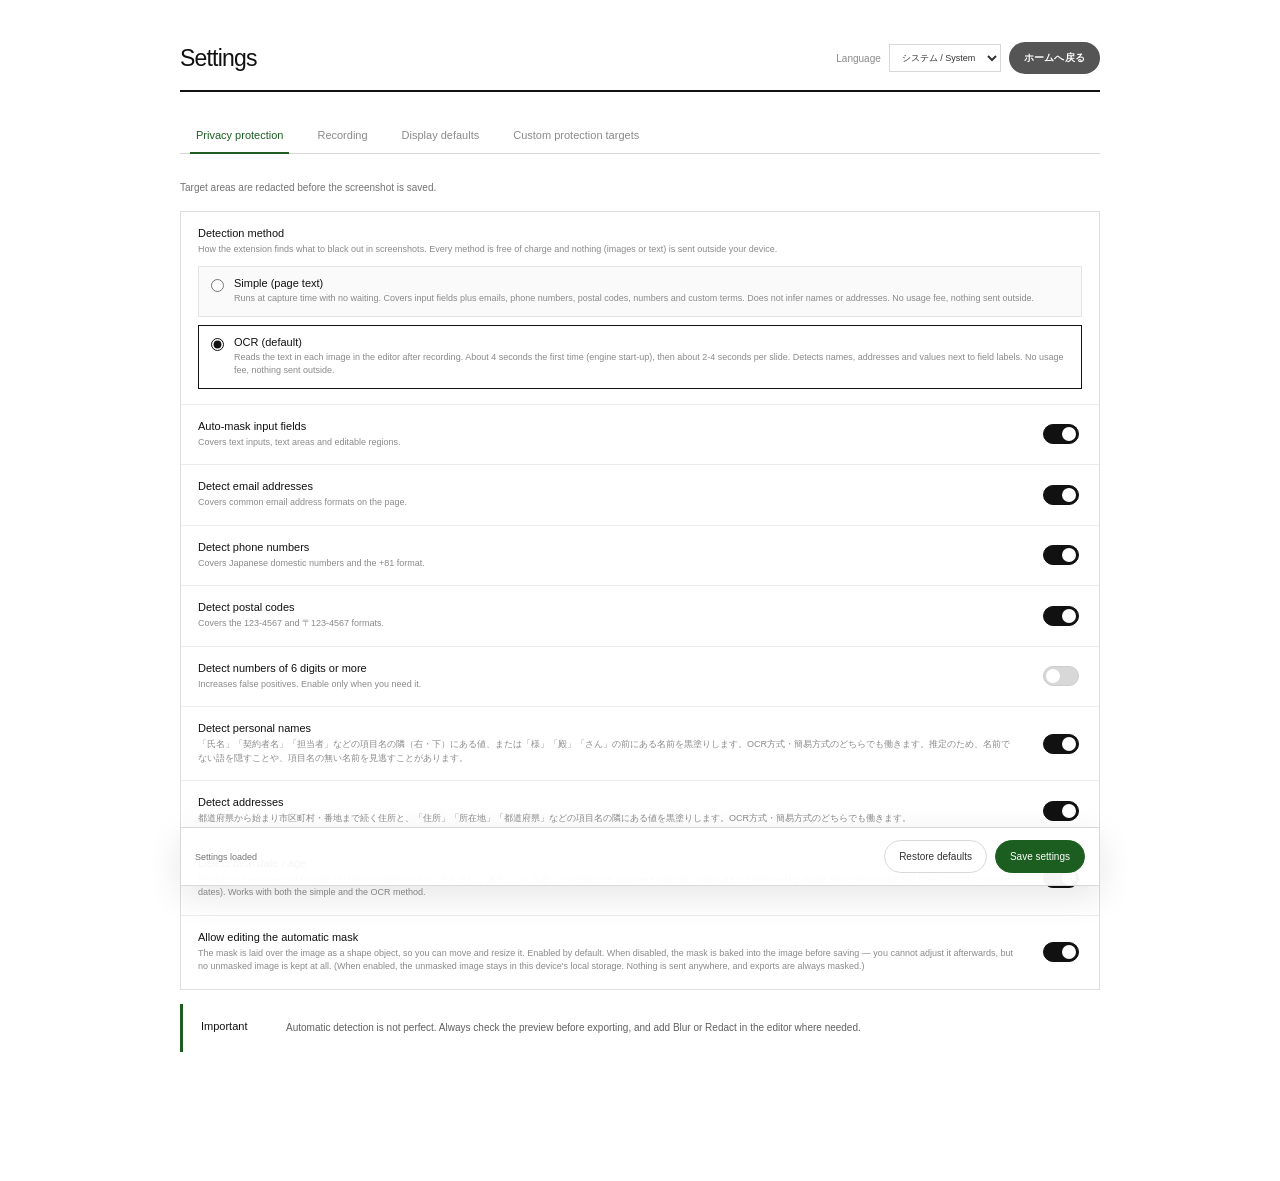
<file: options.html>
<!doctype html>
<html lang="ja">
<head>
    <meta charset="utf-8">
    <meta name="viewport" content="width=device-width, initial-scale=1">
    <title>TADORU. – 詳細設定</title>
    <link rel="stylesheet" href="options.css">
    <link rel="manifest" href="manifest.webmanifest">
    <link rel="apple-touch-icon" href="icons/icon128.png">
    <link rel="stylesheet" href="web.css">
</head>
<body>
    <main class="page">
        <header class="page-header">
            <div><h1>詳細設定</h1></div>
            <div class="header-tools">
                <span class="lang-label">言語</span>
                <select id="languageSelect" class="lang-select" title="表示言語" aria-label="表示言語">
                    <option value="system">システム / System</option>
                    <option value="ja">日本語</option>
                    <option value="en">English</option>
                </select>
                <button id="closeTab" class="close-tab-button" type="button" title="この設定タブを閉じる">タブを閉じる</button>
            </div>
        </header>

        <nav class="tab-nav" role="tablist" aria-label="設定カテゴリ">
            <button type="button" class="tab-button active" data-tab="tab-privacy" role="tab" aria-selected="true">プライバシー保護</button>
            <button type="button" class="tab-button" data-tab="tab-record" role="tab" aria-selected="false">記録</button>
            <button type="button" class="tab-button" data-tab="tab-display" role="tab" aria-selected="false">表示の既定</button>
            <button type="button" class="tab-button" data-tab="tab-custom" role="tab" aria-selected="false">独自の保護対象</button>
            <button type="button" class="tab-button" data-tab="tab-diagnostics" role="tab" aria-selected="false" hidden>診断</button>
        </nav>

        <section id="tab-privacy" class="tab-pane active" role="tabpanel">
            <p class="pane-desc">スクリーンショットを保存する前に対象領域を黒塗りし、元画像は保持しません。</p>
            <div class="setting-card">
                <div class="setting-row engine-row"><div>
                    <strong>読み取り方式</strong>
                    <span>スクリーンショットのどこを黒塗りするかを見つける方法です。どの方式も使用料無料で、画像や文字を外部へ送ることはありません。</span>
                    <div class="engine-list" role="radiogroup" aria-label="読み取り方式">
                        <label class="engine-option"><input type="radio" name="maskEngine" value="html"><div><strong>簡易方式</strong><span>撮影と同時に処理します。待ち時間はありません。入力欄と、メール・電話・郵便番号・数字・独自の語句に加え、入力欄の種類（tel・email・autocomplete）と項目名（「住所」「担当者」など）の隣にある値も対象です。使用料無料・外部送信なし。</span></div></label>
                        <label class="engine-option"><input type="radio" name="maskEngine" value="ocr"><div><strong>OCR方式（既定）</strong><span>記録後、編集画面で画像から文字を読み取ります。初回のみ約4秒（部品の起動）、以降は1スライドあたり約2〜4秒。氏名・住所・項目名からの推定に対応。使用料無料・外部送信なし。</span></div></label>
                    </div>
                </div></div>
                <label class="setting-row"><div><strong>入力欄を自動マスク</strong><span>テキスト欄、テキストエリア、編集可能領域を対象にします。</span></div><input id="autoRedactFields" type="checkbox"></label>
                <label class="setting-row"><div><strong>メールアドレスを検出</strong><span>画面内の一般的なメールアドレス形式を対象にします。</span></div><input id="autoRedactEmail" type="checkbox"></label>
                <label class="setting-row"><div><strong>電話番号を検出</strong><span>国内電話番号（0 始まり・+81）と、国際形式（+1・+44 など国番号付き）を対象にします。</span></div><input id="autoRedactPhone" type="checkbox"></label>
                <label class="setting-row"><div><strong>郵便番号を検出</strong><span>123-4567および〒123-4567形式を対象にします。</span></div><input id="autoRedactPostalCode" type="checkbox"></label>
                <label class="setting-row"><div><strong>6桁以上の数値を検出</strong><span>誤検出が増えるため、必要な場合だけ有効にしてください。</span></div><input id="autoRedactNumbers" type="checkbox"></label>
                <label class="setting-row"><div><strong>氏名を検出</strong><span>「氏名」「契約者名」「担当者」などの項目名の隣（右・下）にある値、または「様」「殿」「さん」の前にある名前を黒塗りします。OCR方式・簡易方式のどちらでも働きます。推定のため、名前でない語を隠すことや、項目名の無い名前を見逃すことがあります。</span></div><input id="ocrNames" type="checkbox"></label>
                <label class="setting-row"><div><strong>住所を検出</strong><span>都道府県から始まり市区町村・番地まで続く住所と、「住所」「所在地」「都道府県」などの項目名の隣にある値を黒塗りします。OCR方式・簡易方式のどちらでも働きます。</span></div><input id="ocrAddresses" type="checkbox"></label>
                <label class="setting-row"><div><strong>生年月日・年齢を検出</strong><span>「生年月日」「誕生日」「年齢」などの項目名の隣（右・下）にある値を黒塗りします（西暦・和暦を問わず）。日付そのものを形で判定すると契約日・作成日まで消えるため、項目名の隣だけを対象にします。簡易方式・OCR方式の両方で働きます。</span></div><input id="autoRedactBirth" type="checkbox"></label>
                <label class="setting-row"><div><strong>自動マスクを後から編集できるようにする</strong><span>マスクを図形オブジェクトとして重ねるため、位置やサイズを直せます。既定は有効です。無効にすると保存前に画像へ焼き込むため後から直せませんが、マスク前の画像は一切残りません（有効時はマスク前の画像がこの端末のローカル保存領域に残ります。外部送信はなく、出力物はマスク済みです）。</span></div><input id="editableAutoMask" type="checkbox"></label>
            </div>
            <section class="notice"><strong>重要</strong><p>自動検出は完全ではありません。出力前に必ずプレビューを確認し、必要に応じて編集画面で「ぼかし」または「黒塗り」を追加してください。</p></section>
        </section>

        <section id="tab-custom" class="tab-pane" role="tabpanel">
            <p class="pane-desc">会社名、顧客名、項目のCSSセレクタなどを追加できます。</p>
            <div class="setting-card form-card">
                <label><strong>検出する語句</strong><span>1行に1語。画面内に一致する文字列があれば、その文字領域をマスクします。</span><textarea id="customTerms" rows="5" placeholder="株式会社サンプル&#10;管理番号12345"></textarea></label>
                <label><strong>常にマスクするCSSセレクタ</strong><span>1行に1つ。不正なセレクタは無視されます。</span><textarea id="customSelectors" rows="5" placeholder=".customer-name&#10;[data-field='phone']"></textarea></label>
                <label class="setting-row compact"><div><strong>画像内の文字を自動で検出してマスクする（OCR）</strong><span>記録を終えて編集画面を開いたとき、まだ処理していない手順の画像を端末内で文字認識し、上の条件（メール・電話・郵便番号・数字・検出する語句）に一致する部分を黒塗りします。画像・PDF・画面全体モードで撮った画面の番号にも効きます。OFF にすると編集画面の「文字を検出してマスク」ボタンで手順ごとに実行します。画像は外部へ送りません。</span></div><input id="ocrAuto" type="checkbox"></label>
                <label><strong>記録しないサイト（URL の前方一致）</strong><span>1行に1つ。ここに書いた文字列で始まる URL のページでは、記録中に操作しても手順を追加せず、スクリーンショットも撮りません（手動撮影 Alt+Shift+S も含む）。銀行・個人のサイトなどを守る用途です。例：https://www.example-bank.co.jp/</span><textarea id="excludedUrls" rows="5" placeholder="https://www.example-bank.co.jp/&#10;https://mail.google.com/"></textarea></label>
            </div>
        </section>

        <section id="tab-record" class="tab-pane" role="tabpanel">
            <p class="pane-desc">画質を上げるほど、ガイドの保存容量が増えます。</p>
            <div class="setting-card form-card grid-two">
                <label><strong>画像形式</strong><select id="screenshotFormat"><option value="jpeg">JPEG（推奨）</option><option value="png">PNG</option></select></label>
                <label><strong>JPEG画質</strong><div class="range"><input id="screenshotQuality" type="range" min="40" max="100"><output id="qualityOutput"></output></div></label>
                <label><strong>クリック後の待機時間</strong><div class="with-unit"><input id="captureDelayMs" type="number" min="0" max="800"><span>ms</span></div></label>
                <label class="setting-row compact"><div><strong>記録中の通知を表示</strong><span>Webページ右下に緑色の記録表示を出します。</span></div><input id="showCaptureNotice" type="checkbox"></label>
                <label class="setting-row compact"><div><strong>URLを手順に保存</strong><span>ユーザー名とパスワード部分は除去します。</span></div><input id="includeUrls" type="checkbox"></label>
                <label class="setting-row compact"><div><strong>ブラウザのウィンドウだけを切り出す</strong><span>アドバンスモードのときだけ働きます。画面全体からChromeのウィンドウ部分だけを切り出して保存します。デスクトップやタスクバー、他のアプリが写り込みません。右クリックメニューは少し外側にはみ出すことがあるため、周囲に余白を付けて切り出します。</span></div><input id="cropWindowOnly" type="checkbox"></label>
                <label class="setting-row compact"><div><strong>画面の変化も自動で手順にする</strong><span>アドバンスモードのときだけ働きます。印刷プレビュー、ファイル選択、右クリックメニューの選択結果など、Webページ側にイベントが届かない場面を、画面の変化から検出して手順にします。</span></div><input id="watchScreenChanges" type="checkbox"></label>
                <label class="setting-row compact shortcut-row"><div><strong>ショートカットキー</strong><span id="shortcutSummary">読み込み中…</span><span class="shortcut-note">Chromeが管理しているため、変更はChromeの設定画面で行います。</span></div><button id="openShortcuts" type="button">ショートカットを変更</button></label>
                <label class="setting-row compact"><div><strong>ホバーで開くメニューを撮影する</strong><span>マウスを乗せて開くメニュー（ドロップダウン・ツールチップ）を、開いてから少し待って撮影し「〜にマウスを合わせます」の手順にします。誤検出が増える場合は OFF にしてください。</span></div><input id="recordHover" type="checkbox"></label>
                <label class="setting-row compact"><div><strong>キー操作を記録する</strong><span>Ctrl+S・Ctrl+Enter などの組み合わせと、Enter・Tab・Esc を「Ctrl+S キーを押します」の手順にします。文字の入力そのものは記録しません。</span></div><input id="recordKeys" type="checkbox"></label>
                <label class="setting-row compact"><div><strong>スクロールを記録する</strong><span>ページや一覧をスクロールして止まったとき、「下にスクロールします」を1手順として入れます。</span></div><input id="recordScroll" type="checkbox"></label>
                <label class="setting-row compact"><div><strong>ドロップダウンで選んだ値を説明文に入れる</strong><span>「『支店』で『新宿』を選択します」のように、選択肢の文字を説明文に含めます。選択肢が個人情報を含む場合は OFF のままにしてください（入力欄に打った文字は設定にかかわらず保存しません）。</span></div><input id="recordSelectValue" type="checkbox"></label>
                <label class="setting-row compact"><div><strong>説明文の語尾</strong><span>自動生成する操作説明の語尾です。「〜します」（ます調）／「〜をクリック」（体言止め）／「〜する」（常体）／「〜を押下」（体言止め・押下）。今後記録する手順に効きます。作成済みのガイドは、編集画面の操作説明の横「語尾をまとめて変換」で変えられます。</span></div><select id="descriptionStyle"></select></label>
                <label class="setting-row compact"><div><strong>記録中のバッジに手順数を出す</strong><span>アイコンの赤いバッジに「REC」の代わりに手順の数（例：12）を表示します。</span></div><input id="badgeStepCount" type="checkbox"></label>
                <label class="setting-row compact"><div><strong>タブ・ウィンドウの切り替えも記録</strong><span>新しいタブが開いたとき、タブを切り替えたとき、別ウィンドウに移ったときにも手順とスクリーンショットを追加します。</span></div><input id="recordTabSwitches" type="checkbox"></label>
                <label class="setting-row compact"><div><strong>追加で撮影のとき、その手順のページを新しいタブで開く</strong><span>編集画面の「追加で撮影」を押したとき、選択中の手順の URL を新しいタブで開いてから記録を始めます。OFF のときは、直近に使っていた通常のページのタブに切り替えて記録を始めます（chrome:// や拡張機能のページは撮影できないため飛ばします）。</span></div><input id="resumeOpensUrl" type="checkbox"></label>
            </div>
        </section>

        <section id="tab-display" class="tab-pane" role="tabpanel">
            <p class="pane-desc">操作手順番号・テキスト・矢印の色や太さと、ガイドの既定フォントを設定します。編集画面を開いたときの初期値になります。</p>
            <div class="setting-card display-card">
                <div class="display-group">
                    <strong>操作手順番号</strong>
                    <div class="display-controls">
                        <label>色<input id="targetColor" type="color"></label>
                        <label>太さ<select id="targetSize"></select></label>
                    </div>
                </div>
                <div class="display-group">
                    <strong>テキスト</strong>
                    <div class="display-controls">
                        <label>色<input id="textColor" type="color"></label>
                        <label>文字サイズ<select id="textSize"></select></label>
                    </div>
                    <div class="display-controls">
                        <label>枠線<input id="textBorderOn" type="checkbox"></label>
                        <label>太さ<select id="textBorderWidth"></select></label>
                        <label>色<input id="textBorderColor" type="color"></label>
                    </div>
                    <div class="display-controls">
                        <label>背景<input id="textBackgroundOn" type="checkbox"></label>
                        <label>色<input id="textBackgroundColor" type="color"></label>
                        <label class="opacity-label">透過<input id="textBackgroundOpacitySlider" type="range" min="0" max="100" step="5"><input id="textBackgroundOpacity" type="number" min="0" max="100" step="1"><span class="unit">%</span></label>
                    </div>
                </div>
                <div class="display-group">
                    <strong>図形</strong>
                    <div class="display-controls">
                        <label>線の色<input id="highlightColor" type="color"></label>
                        <label>形<select id="highlightShape"></select></label>
                        <label>線種<select id="highlightDash"></select></label>
                    </div>
                    <div class="display-controls">
                        <label>塗りの色<input id="highlightFillColor" type="color"></label>
                        <label class="opacity-label">塗りの濃さ<input id="highlightFillOpacitySlider" type="range" min="0" max="100" step="5"><input id="highlightFillOpacity" type="number" min="0" max="100" step="1"><span class="unit">%</span></label>
                    </div>
                </div>
                <div class="display-group">
                    <strong>矢印</strong>
                    <div class="display-controls">
                        <label>色<input id="arrowColor" type="color"></label>
                        <label>太さ<select id="arrowSize"></select></label>
                    </div>
                </div>
                <div class="display-group">
                    <strong>フリーハンド</strong>
                    <div class="display-controls">
                        <label>ペンの色<input id="penColor" type="color"></label>
                        <label>太さ<select id="penSize"></select></label>
                    </div>
                    <div class="display-controls">
                        <label>蛍光ペンの色<input id="highlighterColor" type="color"></label>
                        <label>太さ<select id="highlighterSize"></select></label>
                        <label class="opacity-label">濃さ<input id="highlighterOpacitySlider" type="range" min="5" max="100" step="5"><input id="highlighterOpacity" type="number" min="5" max="100" step="1"><span class="unit">%</span></label>
                    </div>
                </div>
                <div class="display-group">
                    <strong>既定フォント</strong>
                    <div class="display-controls">
                        <label class="font-wide"><select id="fontFamily"></select></label>
                    </div>
                    <p class="font-sample" id="fontSample">サンプル Sample 123 手順書</p>
                </div>
                <div class="display-group">
                    <strong>編集画面のツールバー</strong>
                    <label class="setting-row compact"><div><strong>編集画面をダークモードにする</strong><span>編集画面の背景・パネルを暗い配色にします。撮影画像や出力物の色は変わりません。</span></div><input id="darkMode" type="checkbox"></label>
                    <label class="setting-row compact"><div><strong>詳細（色・太さ・形など）を常に表示する</strong><span>OFF にすると「選択・図形・矢印…」のタブだけになり、タブを押した間だけ詳細が出ます（Excel・PowerPoint のリボンと同じ）。編集画面では、ツールバー右端の▲ボタン、選択中のタブをもう一度クリック、タブのダブルクリックでも切り替えられます。</span></div><input id="toolbarPinned" type="checkbox"></label>
                </div>
                <div class="display-group">
                    <strong>スライドショー</strong>
                    <label class="setting-row compact"><div><strong>レーザーポインターの残像</strong><span>スライドショーで L キーのレーザーを動かしたときに、赤い軌跡をどのくらい残すかです。「なし」は赤い点だけを表示します。</span></div><select id="laserTrail"></select></label>
                </div>
                <div class="display-group">
                    <strong>出力</strong>
                    <label class="setting-row compact"><div><strong>ページ下部にテキストを入れる</strong><span>会社名やcopyrightなどを、出力（印刷・PDF・HTML・PowerPoint・Word）の各ページ下部に小さく表示します。</span></div><input id="footerEnabled" type="checkbox"></label>
                    <div class="display-controls">
                        <label class="font-wide">表示するテキスト<input id="footerText" type="text" maxlength="200" placeholder="例：© 2026 ○○株式会社"></label>
                        <label>位置<select id="footerAlign"></select></label>
                    </div>
                    <label class="setting-row compact"><div><strong>手順の参考URLを出力に載せる</strong><span>各手順の下に記録時のページURLを表示します（印刷・PDF・HTML・Markdown）。</span></div><input id="showStepUrls" type="checkbox"></label>
                    <label class="setting-row compact"><div><strong>表紙ページを付ける</strong><span>出力の先頭に、文書名・文書番号・版数・作成日・作成部署・機密区分を載せた表紙を1ページ（1スライド）入れます。項目は編集画面のタイトル下に出る「表紙」ボタンで入力します。印刷・PDF・HTML・PowerPoint・Word・Markdown・スライドショーに反映されます。</span></div><input id="coverPage" type="checkbox"></label>
                    <label class="setting-row compact"><div><strong>目次ページを付ける</strong><span>表紙の次に目次を1ページ入れます。セクション（章）があれば章と手順、なければ手順の一覧とページ番号です。印刷・PDF では見出しから PDF のしおり（アウトライン）も作られます。</span></div><input id="tocPage" type="checkbox"></label>
                    <label class="setting-row compact"><div><strong>セクション見出しのページを出力に挟む</strong><span>編集画面で付けたセクション（章）の名前を、章の先頭に1ページ（1スライド）として入れます。スライドショーでも章タイトル画面が出ます。OFFでもセクションは編集画面の整理用として使えます。これは既定で、編集画面の手順一覧にあるセクション見出しの目のアイコンで、セクションごとに挟む／挟まないを個別に指定できます。</span></div><input id="sectionPages" type="checkbox"></label>
                </div>
                <div class="display-group">
                    <strong>デザインの既定（スライドマスター）</strong>
                    <p class="display-note">全ページ共通のヘッダー帯・ロゴ・背景色・ページ番号です。ここが既定になり、編集画面の「デザイン」タブでガイドごとに上書きできます。帯・ロゴ・ページ番号は出力1ページ（用紙／スライド1枚）の余白に付き、撮影画像には重なりません。</p>
                    <label class="setting-row compact"><div><strong>ヘッダー帯</strong><span>各ページの上に色の帯を入れます。文字はガイド名・セクション名・任意の文字から選べます。</span></div><input id="designHeaderEnabled" type="checkbox"></label>
                    <div class="display-controls">
                        <label>色<input id="designHeaderColor" type="color" value="#1b5e20"></label>
                        <label class="design-check"><input id="designHeaderColorNone" type="checkbox" checked>色なし</label>
                        <label class="opacity-label" title="帯の色の濃さ。100%＝不透明。テンプレート画像や背景色が帯を透けて見えます。Word は透過を表せないため、背景色と混ぜた色で出力します">透過<input id="designHeaderOpacitySlider" type="range" min="0" max="100" step="5"><input id="designHeaderOpacity" type="number" min="0" max="100" step="1"><span class="unit">%</span></label>
                        <label>高さ<select id="designHeaderSize" title="小=58 / 中=83 / 大=115"></select></label>
                        <label><input id="designHeaderHeight" class="design-number" type="number" min="1" max="115" step="1" value="58" title="ページの幅を1280pxとしたときの高さ（px）。1〜115（大）">px</label>
                        <label>文字<select id="designHeaderText"></select></label>
                        <label>文字色<input id="designHeaderTextColor" type="color" value="#111111"></label>
                        <label class="font-wide">任意の文字<input id="designHeaderCustom" type="text" maxlength="120" placeholder="例：社内向け操作マニュアル"></label>
                    </div>
                    <div class="setting-row compact design-logo-row"><div><strong>ロゴ</strong><span>PNG・JPEG・GIF・WebP・SVG。500KBを超える画像は自動で縮小し、ガイドと一緒に保存・出力に埋め込みます。</span></div><span class="design-logo-actions"><img id="designLogoPreview" alt="" hidden><button id="designLogoPick" type="button" class="ghost">取り込み</button><button id="designLogoRemove" type="button" class="ghost" hidden>削除</button><input id="designLogoFile" type="file" accept="image/*" hidden></span></div>
                    <div class="display-controls">
                        <label>ロゴの位置<select id="designLogoPosition"></select></label>
                        <label>ロゴの大きさ<select id="designLogoSize"></select></label>
                        <label>ページの背景色<input id="designBackground" type="color" value="#ffffff"></label>
                    </div>
                    <div class="setting-row compact design-logo-row"><div><strong>テンプレート画像</strong><span>会社のテンプレートなどを画像にしたものをページ全体の背景に敷きます。PNG・JPEG・GIF・WebP・SVG。長辺1920px・1MBを超える画像は自動で縮小します。撮影画像は今までどおり上に載ります。</span></div><span class="design-logo-actions"><img id="designBackgroundPreview" alt="" hidden><button id="designBackgroundPick" type="button" class="ghost">取り込み</button><button id="designBackgroundRemove" type="button" class="ghost" hidden>削除</button><input id="designBackgroundFile" type="file" accept="image/*" hidden></span></div>
                    <div class="display-controls">
                        <label>合わせ方<select id="designBackgroundFit"></select></label>
                    </div>
                    <label class="setting-row compact"><div><strong>ページ番号</strong><span>各ページの下に「3 / 12」の形で入れます。非表示の手順とセクション見出しページは数えません（Word のみ Word のページ番号を使うため、見出しページも数えます）。</span></div><input id="designPageNumber" type="checkbox"></label>
                    <div class="display-controls">
                        <label>ページ番号の位置<select id="designPageNumberAlign"></select></label>
                    </div>
                </div>
            </div>
        </section>

        <section id="tab-diagnostics" class="tab-pane" role="tabpanel">
            <p class="pane-desc">記録がうまくいかないときに、状態と直近の動作ログを確認できます。外部には送信されません。</p>
            <div class="setting-card">
                <div class="diagnostics">
                    <div class="diagnostics-actions">
                        <button id="runDiagnostics" type="button">診断情報を取得</button>
                        <button id="copyDiagnostics" type="button" disabled>コピー</button>
                        <span id="diagnosticsState"></span>
                    </div>
                    <pre id="diagnosticsOutput" class="diagnostics-output" hidden></pre>
                </div>
            </div>
        </section>

        <div class="save-bar" id="saveBar"><span id="saveState">設定を読み込んでいます</span><button id="resetButton" type="button">初期設定に戻す</button><button id="saveButton" type="button">設定を保存</button></div>
    </main>
    <script src="web-shim.js"></script>
    <script src="shared.js"></script>
    <script src="i18n.js"></script>
    <script src="options.js"></script>
</body>
</html>
</file>
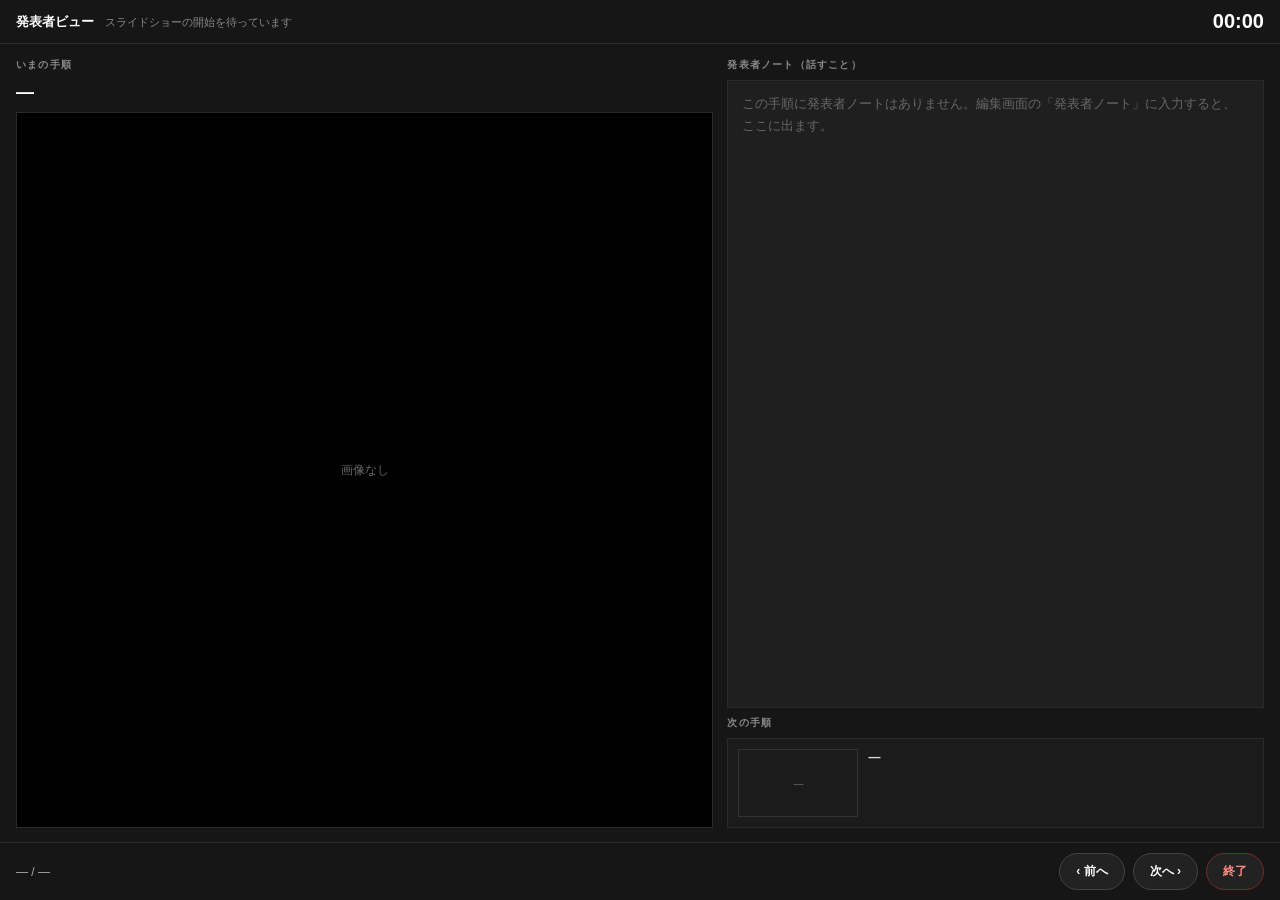
<file: presenter.html>
<!DOCTYPE html>
<html lang="ja">
<head>
    <meta charset="utf-8">
    <meta name="viewport" content="width=device-width, initial-scale=1">
    <title>発表者ビュー – TADORU.</title>
    <style>
        :root{color-scheme:dark;font-family:"Helvetica Neue",Helvetica,Arial,"Hiragino Kaku Gothic ProN",Meiryo,sans-serif;color:#eee;background:#161616}
        *{box-sizing:border-box}
        html,body{height:100%;margin:0}
        body{display:grid;grid-template-rows:auto minmax(0,1fr) auto;background:#161616}
        header{display:flex;align-items:center;justify-content:space-between;gap:12px;padding:10px 16px;border-bottom:1px solid #2a2a2a;font-size:12px;color:#aaa}
        header strong{color:#fff;font-size:13px}
        .clock{font-variant-numeric:tabular-nums;font-size:20px;font-weight:700;color:#fff}
        main{display:grid;grid-template-columns:minmax(0,1.3fr) minmax(0,1fr);gap:14px;min-height:0;padding:14px 16px}
        .pane{display:flex;flex-direction:column;min-height:0;gap:8px}
        .pane h2{margin:0;color:#8a8a8a;font-size:10px;font-weight:700;letter-spacing:.12em;text-transform:uppercase}
        .current-title{margin:0;color:#fff;font-size:18px;font-weight:700;line-height:1.35}
        .slide{flex:1 1 auto;min-height:0;display:grid;place-items:center;border:1px solid #2a2a2a;background:#000}
        .slide img{max-width:100%;max-height:100%;object-fit:contain}
        .slide .none{color:#666;font-size:12px}
        .notes{flex:1 1 auto;min-height:0;overflow:auto;padding:12px 14px;border:1px solid #2a2a2a;background:#1f1f1f;color:#f3f3f3;font-size:17px;line-height:1.7;white-space:pre-wrap;word-break:break-word}
        .notes.empty{color:#666;font-size:13px}
        .next{display:grid;grid-template-columns:120px minmax(0,1fr);gap:10px;align-items:start;padding:10px;border:1px solid #2a2a2a;background:#1b1b1b}
        .next img{width:120px;border:1px solid #333;background:#000}
        .next .none{width:120px;height:68px;display:grid;place-items:center;border:1px solid #333;color:#666;font-size:10px}
        .next strong{display:block;color:#ddd;font-size:12px;line-height:1.4}
        .next span{display:block;margin-top:4px;color:#999;font-size:11px;line-height:1.5;white-space:pre-wrap;max-height:60px;overflow:hidden}
        footer{display:flex;align-items:center;justify-content:space-between;gap:10px;padding:10px 16px;border-top:1px solid #2a2a2a}
        footer .buttons{display:flex;gap:8px}
        footer button{padding:9px 16px;border:1px solid #444;border-radius:999px;color:#fff;font:inherit;font-size:12px;font-weight:700;background:#222;cursor:pointer}
        footer button:hover{border-color:#fff}
        footer button.end{border-color:#7a2a24;color:#ff8a80}
        .counter{font-variant-numeric:tabular-nums;color:#aaa;font-size:12px}
        .status{color:#888;font-size:11px}
        @media(max-width:720px){main{grid-template-columns:1fr}}
    </style>
    <link rel="manifest" href="manifest.webmanifest">
    <link rel="apple-touch-icon" href="icons/icon128.png">
    <link rel="stylesheet" href="web.css">
</head>
<body>
    <header>
        <div><strong id="guideTitle">発表者ビュー</strong><span class="status" id="status">　スライドショーの開始を待っています</span></div>
        <div class="clock" id="clock">00:00</div>
    </header>
    <main>
        <section class="pane">
            <h2>いまの手順</h2>
            <p class="current-title" id="currentTitle">—</p>
            <div class="slide" id="currentSlide"><span class="none">画像なし</span></div>
        </section>
        <section class="pane">
            <h2>発表者ノート（話すこと）</h2>
            <div class="notes empty" id="notes">この手順に発表者ノートはありません。編集画面の「発表者ノート」に入力すると、ここに出ます。</div>
            <h2>次の手順</h2>
            <div class="next" id="next"><div class="none">—</div><div><strong id="nextTitle">—</strong><span id="nextNotes"></span></div></div>
        </section>
    </main>
    <footer>
        <span class="counter" id="counter">— / —</span>
        <div class="buttons">
            <button type="button" data-nav="prev">‹ 前へ</button>
            <button type="button" data-nav="next">次へ ›</button>
            <button type="button" class="end" data-nav="end">終了</button>
        </div>
    </footer>
    <script src="web-shim.js"></script>
    <script src="shared.js"></script>
    <script src="i18n.js"></script>
    <script src="presenter.js"></script>
</body>
</html>
</file>
<file: index.css>
*{box-sizing:border-box}
html,body{margin:0;background:#f6f7f6;color:#2b2f2c;font-family:"Yu Gothic UI","Yu Gothic",YuGothic,"游ゴシック","Hiragino Sans","Noto Sans JP",sans-serif;-webkit-text-size-adjust:100%}
.top{display:flex;align-items:center;gap:10px;padding:12px 16px;background:#fff;border-bottom:1px solid #dde1de;position:sticky;top:0;z-index:2}
.top div{flex:1;display:flex;flex-direction:column;line-height:1.2}
.top strong{font-size:16px;letter-spacing:.02em}
.top span{font-size:11px;color:#6b706d}
.ghost{font-size:12px;color:#1b5e20;text-decoration:none;border:1px solid #cfe3d0;border-radius:6px;padding:6px 10px;background:#fff}
main{padding:14px 14px 90px;max-width:760px;margin:0 auto}
.actions{display:grid;gap:10px}
.action{display:block;padding:14px 16px;border:1px solid #dde1de;border-radius:10px;background:#fff;cursor:pointer}
.action strong{display:block;font-size:14px;margin-bottom:3px}
.action span{font-size:12px;color:#6b706d}
.action.primary{border-color:#1b5e20;background:#eef7e8}
.action.primary strong{color:#1b5e20}
.action:active{transform:scale(.99)}
.progress{margin:12px 0 0;padding:12px 14px;border-radius:10px;background:#fff;border:1px solid #dde1de}
.bar{height:6px;border-radius:3px;background:#e6e9e7;overflow:hidden}
.bar span{display:block;height:100%;width:0;background:#43b02a;transition:width .2s}
.progress p{margin:8px 0 0;font-size:12px;color:#4a504c}
.list-head{display:grid;grid-template-columns:auto 1fr;gap:6px 10px;align-items:center;margin:22px 0 8px}
.list-head strong{font-size:14px}
.list-head span{font-size:12px;color:#6b706d}
.list-head input{grid-column:1/-1;height:36px;border:1px solid #dde1de;border-radius:8px;padding:0 12px;font-size:14px;background:#fff}
.list{display:grid;gap:8px}
.card{display:grid;grid-template-columns:1fr auto;gap:4px 10px;padding:12px 14px;border:1px solid #dde1de;border-radius:10px;background:#fff}
.card .title{font-weight:700;font-size:14px;color:#2b2f2c;text-decoration:none;word-break:break-all}
.card .meta{grid-column:1;font-size:11px;color:#6b706d}
.card .tools{grid-row:1/3;display:flex;flex-direction:column;gap:6px;align-items:flex-end}
.card button{height:28px;padding:0 10px;border:1px solid #d8d8d8;border-radius:6px;background:#fff;font-size:11px;color:#2b2f2c}
.card button.danger{color:#b42318;border-color:#f0c9c2}
.card button.open{background:#1b5e20;border-color:#1b5e20;color:#fff;font-weight:700}
.empty{margin:16px 4px;font-size:13px;color:#6b706d;line-height:1.6}
.foot{position:fixed;left:0;right:0;bottom:0;display:flex;justify-content:space-between;gap:8px;padding:8px 14px;font-size:10px;color:#8a8f8b;background:#f6f7f6;border-top:1px solid #e6e9e7}
</file>
<file: editor.css>
:root{color-scheme:light;font-family:"Helvetica Neue",Helvetica,Arial,"Hiragino Kaku Gothic ProN",Meiryo,sans-serif;color:#111;background:#f4f4f2}*{box-sizing:border-box}html,body{height:100%;margin:0}button,input,textarea{font:inherit}button{cursor:pointer}.app-header{height:68px;display:grid;grid-template-columns:240px minmax(260px,1fr) 240px;align-items:center;gap:18px;padding:0 20px;border-bottom:1px solid #dedede;background:#fff}.brand{display:flex;align-items:center;gap:10px}.brand-mark{width:36px;height:36px;display:grid;place-items:center;color:#fff;background:#111}.brand-mark svg{width:20px}.brand strong,.brand span{display:block}.brand strong{font-size:13px;letter-spacing:-.02em}.brand span{margin-top:2px;color:#8a8a8a;font-size:8px;letter-spacing:.08em}.document-name{text-align:center}.document-name input{width:min(100%,640px);padding:4px 8px;border:0;border-bottom:1px solid transparent;color:#111;font-size:15px;font-weight:750;text-align:center;outline:none;background:transparent}.document-name input:focus{border-bottom-color:#111}.document-name span{display:block;margin-top:3px;color:#8a8a8a;font-size:8px}.header-actions{position:relative;display:flex;justify-content:flex-end;gap:8px}.header-actions>button{padding:9px 14px;border:1px solid #d8d8d8;color:#333;font-size:10px;font-weight:750;background:#fff}.header-actions>button:hover{border-color:#111}.header-actions .primary{border-color:#111;color:#fff;background:#111}.export-menu{position:absolute;z-index:20;right:0;top:42px;width:180px;padding:5px;border:1px solid #d8d8d8;background:#fff;box-shadow:0 15px 35px rgba(0,0,0,.14)}.export-menu button{width:100%;padding:9px 10px;border:0;color:#333;font-size:10px;text-align:left;background:#fff}.export-menu button:hover{color:#111;background:#f2f2f2}.workspace{height:calc(100% - 68px);display:grid;grid-template-columns:268px minmax(0,1fr)}.sidebar{min-height:0;display:grid;grid-template-rows:auto 1fr auto;border-right:1px solid #dedede;background:#fff}.sidebar-head{display:flex;align-items:center;justify-content:space-between;padding:17px 16px 13px;border-bottom:1px solid #e5e5e5}.sidebar-head>div{display:flex;align-items:baseline;gap:8px}.sidebar-head strong{font-size:12px}.sidebar-head span{color:#8a8a8a;font-size:8px}.sidebar-head button{width:28px;height:28px;border:1px solid #d8d8d8;color:#333;background:#fff}.sidebar-head button:hover{border-color:#111}.step-list{min-height:0;overflow:auto;padding:8px}.step-card{display:grid;grid-template-columns:28px 1fr 22px;align-items:start;gap:8px;padding:11px 8px;border:1px solid transparent;background:#fff;cursor:pointer}.step-card:hover{background:#f6f6f4}.step-card.active{border-color:#111;background:#f5f5f3}.step-number{width:24px;height:24px;display:grid;place-items:center;color:#fff;font-size:9px;font-weight:800;background:#111}.step-card strong,.step-card span{display:block}.step-card strong{display:-webkit-box;overflow:hidden;color:#222;font-size:10px;font-weight:700;line-height:1.45;-webkit-box-orient:vertical;-webkit-line-clamp:2}.step-card span{margin-top:4px;color:#8a8a8a;font-size:8px}.drag-handle{color:#aaa;font-size:13px;text-align:center;cursor:grab}.step-card.dragging{opacity:.35}.sidebar-foot{display:flex;justify-content:space-between;padding:12px;border-top:1px solid #e5e5e5}.sidebar-foot button{padding:7px;border:0;color:#525252;font-size:9px;background:none}.sidebar-foot button:hover{color:#111;text-decoration:underline}.sidebar-foot .danger-link:hover{color:#b42318}.editor-main{min-width:0;min-height:0;display:grid;grid-template-rows:48px minmax(0,1fr) auto}.tool-strip{display:flex;align-items:center;gap:5px;padding:7px 14px;border-bottom:1px solid #dedede;background:#fff}.tool-strip button{padding:7px 9px;border:1px solid transparent;color:#525252;font-size:9px;font-weight:700;background:#fff}.tool-strip button:hover:not(:disabled){color:#111;background:#f2f2f2}.tool-strip button.active{border-color:#111;color:#fff;background:#111}.tool-strip button:disabled{opacity:.35;cursor:default}.tool-divider{height:20px;margin:0 4px;border-left:1px solid #dedede}.target-toggle{display:flex;align-items:center;gap:6px;margin-left:auto;color:#525252;font-size:9px}.target-toggle input{accent-color:#1b5e20}.canvas-stage{position:relative;min-height:0;display:grid;place-items:center;overflow:auto;padding:28px;background-color:#ecece9;background-image:linear-gradient(45deg,#e4e4e1 25%,transparent 25%),linear-gradient(-45deg,#e4e4e1 25%,transparent 25%),linear-gradient(45deg,transparent 75%,#e4e4e1 75%),linear-gradient(-45deg,transparent 75%,#e4e4e1 75%);background-size:18px 18px;background-position:0 0,0 9px,9px -9px,-9px 0}#editorCanvas{display:block;max-width:100%;max-height:100%;background:#fff;box-shadow:0 8px 28px rgba(0,0,0,.16);touch-action:none}#editorCanvas[data-tool]:not([data-tool="select"]){cursor:crosshair}.empty-canvas{text-align:center}.empty-canvas strong,.empty-canvas span{display:block}.empty-canvas strong{font-size:12px}.empty-canvas span{margin-top:6px;color:#737373;font-size:10px}.step-editor{display:grid;grid-template-columns:72px minmax(0,1fr) auto;gap:14px;align-items:start;padding:15px 18px;border-top:1px solid #d8d8d8;background:#fff}.step-index{padding-top:8px;color:#1b5e20;font-size:9px;font-weight:800;letter-spacing:.06em}.step-fields label{display:block;color:#525252;font-size:9px}.step-fields textarea{width:100%;margin-top:5px;padding:9px;border:1px solid #d8d8d8;color:#111;font-size:11px;line-height:1.5;resize:vertical;outline:none}.step-fields textarea:focus{border-color:#111;box-shadow:0 0 0 3px rgba(0,0,0,.07)}.meta-row{display:flex;gap:10px;margin-top:7px;overflow:hidden;color:#8a8a8a;font-size:8px}.meta-row span,.meta-row a{overflow:hidden;text-overflow:ellipsis;white-space:nowrap}.meta-row a{color:#737373}.step-actions{display:flex;gap:6px;padding-top:22px}.step-actions button{padding:7px 9px;border:1px solid #dedede;color:#525252;font-size:9px;background:#fff}.step-actions button:hover{border-color:#111;color:#111}dialog{padding:0;border:0;background:transparent}dialog::backdrop{background:rgba(0,0,0,.45)}.dialog-panel,.preview-panel{width:min(760px,calc(100vw - 40px));max-height:calc(100vh - 50px);display:grid;grid-template-rows:auto minmax(0,1fr) auto;margin:0;border:1px solid #d8d8d8;background:#fff;box-shadow:0 20px 60px rgba(0,0,0,.22)}.dialog-panel header,.preview-panel header{display:flex;justify-content:space-between;align-items:center;padding:17px 19px;border-bottom:1px solid #e5e5e5}.dialog-panel header strong,.dialog-panel header span{display:block}.dialog-panel header strong,.preview-panel header strong{font-size:13px}.dialog-panel header span{margin-top:3px;color:#8a8a8a;font-size:9px}.dialog-panel header button,.preview-panel header button{width:30px;height:30px;border:0;color:#525252;font-size:18px;background:#fff}.library-list{overflow:auto;padding:6px 18px}.library-item{display:grid;grid-template-columns:auto 1fr auto;gap:12px;padding:14px 2px;border-bottom:1px solid #e5e5e5;cursor:pointer}.library-item .pick{display:grid;place-items:center;align-self:center;width:22px}.library-item .pick input,.library-select-all input{width:15px;height:15px;margin:0;accent-color:#111;cursor:pointer}.library-tools{display:flex;align-items:center;justify-content:space-between;gap:12px;padding:8px 20px 0}.library-select-all{display:flex;align-items:center;gap:6px;font-size:12px;font-weight:700;color:#404040;cursor:pointer;user-select:none}.library-state{color:#8a8a8a;font-size:11px}.library-item:hover{background:#fafafa}.library-item strong,.library-item span{display:block}.library-item strong{font-size:11px}.library-item span{margin-top:4px;color:#8a8a8a;font-size:9px}.library-item button{align-self:center;padding:7px 10px;border:1px solid #dedede;background:#fff}.dialog-panel footer{display:flex;justify-content:flex-end;gap:8px;padding:12px 18px;border-top:1px solid #e5e5e5}.dialog-panel footer button{padding:8px 11px;border:1px solid #d8d8d8;color:#333;font-size:9px;background:#fff}.preview-dialog{width:auto;max-width:none}.preview-panel{width:min(940px,calc(100vw - 40px));grid-template-rows:auto minmax(0,1fr)}.guide-preview{overflow:auto;padding:38px 56px;background:#f4f4f2}.preview-sheet{max-width:760px;margin:auto;padding:48px 58px;background:#fff;box-shadow:0 7px 30px rgba(0,0,0,.1)}.preview-sheet h1{margin:0;font-size:26px;letter-spacing:-.035em}.preview-sheet>.description{margin:10px 0 30px;color:#606060;line-height:1.6}.preview-step{margin:0 0 34px}.preview-step h2{display:flex;align-items:center;gap:10px;margin:0 0 12px;font-size:15px}.preview-step h2 span{width:28px;height:28px;display:grid;place-items:center;flex:none;color:#fff;font-size:10px;background:#111}.preview-step img{display:block;max-width:100%;border:1px solid #e1e1e1}.preview-step .no-image{padding:35px;border:1px solid #dedede;color:#8a8a8a;text-align:center;background:#fafafa}.preview-step small{display:block;margin-top:7px;color:#8a8a8a;font-size:8px}@media(max-width:900px){.app-header{grid-template-columns:190px 1fr auto}.workspace{grid-template-columns:220px}.header-actions #previewButton{display:none}.tool-strip{overflow-x:auto}.tool-strip .target-toggle{display:none}.step-editor{grid-template-columns:55px 1fr}.step-actions{grid-column:2;padding-top:0}}
@media print{.app-header,.sidebar,.tool-strip,.step-editor{display:none!important}.workspace,.editor-main{display:block;height:auto}.canvas-stage{display:none}.preview-dialog{position:static;display:block!important}.preview-panel{width:auto;max-height:none;border:0}.preview-panel>header{display:none}.guide-preview{overflow:visible;padding:0;background:#fff}.preview-sheet{max-width:none;padding:0;box-shadow:none}.preview-step{break-inside:avoid}}
.document-name input{padding:2px 8px;font-weight:400}.document-name #guideTitle{font-size:14px;font-weight:750}.document-name #guideDescription{color:#737373;font-size:9px}.document-name span{margin-top:1px}
#editorCanvas[hidden]{display:none!important}.empty-canvas[hidden]{display:none!important}.color-field{position:relative;display:flex;align-items:center;gap:5px;color:#525252;font-size:9px}.color-button{display:flex;align-items:center;gap:4px;padding:4px 6px;border:1px solid #d8d8d8;background:#fff}.color-button:hover{border-color:#111}.color-button .chip{display:block;width:18px;height:16px;border:1px solid rgba(0,0,0,.22);background:#d92d20}.color-button .caret{color:#8a8a8a;font-size:8px}.color-popover{position:absolute;z-index:30;top:33px;left:0;width:244px;padding:11px;border:1px solid #d8d8d8;background:#fff;box-shadow:0 15px 35px rgba(0,0,0,.16)}.color-popover[hidden]{display:none!important}.palette-group{margin-bottom:10px}.palette-group[hidden]{display:none!important}.palette-group>span{display:block;margin-bottom:5px;color:#8a8a8a;font-size:8px;letter-spacing:.04em}.palette{display:grid;grid-template-columns:repeat(10,1fr);gap:3px}.palette button{width:100%;aspect-ratio:1;padding:0;border:1px solid rgba(0,0,0,.18)}.palette button:hover{border-color:#111}.palette button.active{outline:2px solid #111;outline-offset:1px}.custom-color{display:flex;align-items:center;justify-content:space-between;gap:8px;padding-top:9px;border-top:1px solid #ececec;color:#525252;font-size:9px}.custom-color input[type="color"]{width:44px;height:22px;padding:0;border:1px solid #d8d8d8;background:#fff;cursor:pointer}.color-field select{padding:5px 4px;border:1px solid #d8d8d8;color:#333;font-size:9px;background:#fff;cursor:pointer}
.style-scope{min-width:34px;padding:3px 5px;border:1px solid #ededed;color:#525252;font-size:9px;font-weight:700;text-align:center;background:#fafafa}.palette{gap:2px}.color-field select:disabled,.color-button:disabled{opacity:.35;cursor:not-allowed}
.editor-main{grid-template-rows:48px auto minmax(0,1fr) auto}.tool-hint{margin:0;padding:6px 14px;border-bottom:1px solid #ededed;color:#8a8a8a;font-size:9px;background:#fbfbfa}#editorCanvas[data-tool="select"]{cursor:default}#editorCanvas[data-tool="text"]{cursor:text}
.color-button.active{border-color:#111;box-shadow:0 0 0 2px rgba(17,17,17,.16)}
.step-actions #deleteStep{border-color:#b42318;color:#fff;font-weight:800;background:#b42318}.step-actions #deleteStep:hover:not(:disabled){border-color:#8f1d13;color:#fff;background:#8f1d13}.step-actions #deleteStep:disabled{opacity:.4;cursor:not-allowed}.tool-strip #deleteAnnotation:not(:disabled){border-color:#b42318;color:#b42318}.tool-strip #deleteAnnotation:not(:disabled):hover{color:#fff;background:#b42318}.sidebar-foot .danger-link{color:#b42318;font-weight:750}
.editor-main{grid-template-rows:48px auto auto minmax(0,1fr) auto}.mask-notice{display:flex;align-items:center;gap:10px;margin:0;padding:7px 14px;border-bottom:1px solid #f0d8b5;color:#8a5a12;font-size:9px;background:#fdf6e9}.mask-notice[hidden]{display:none!important}.mask-notice button{padding:5px 9px;border:1px solid #d8b878;color:#7a4f0d;font-size:9px;font-weight:700;background:#fff}.mask-notice button:hover{border-color:#8a5a12}
.color-field #annotationFont{max-width:132px}
.sidebar-tools{display:flex;gap:5px}.icon-action{width:28px;height:28px;display:grid;place-items:center;padding:0;border:1px solid #d8d8d8;color:#404040;background:#fff}.icon-action svg{width:15px;height:15px}.icon-action:hover:not(:disabled){border-color:#111;color:#111}.icon-action:disabled{opacity:.3;cursor:not-allowed}.step-card{grid-template-columns:28px 1fr auto}.step-card-tools{display:flex;align-items:center;gap:3px}.step-card-tools button{width:24px;height:24px;display:grid;place-items:center;padding:0;border:1px solid transparent;color:#9a9a9a;background:transparent}.step-card-tools button svg{width:14px;height:14px}.step-card-tools button:hover{border-color:#d8d8d8;color:#111;background:#fff}.step-card-tools .danger:hover{border-color:#b42318;color:#b42318}
.editor-main{grid-template-rows:48px auto auto minmax(0,1fr) auto}.step-editor{border-top:0;border-bottom:1px solid #d8d8d8}.step-editor .step-index{padding-top:6px}.step-fields textarea{margin-top:4px}.tool-hint{border-bottom:0;border-top:1px solid #ededed}
.tool-strip .labelled-icon{display:inline-flex;align-items:center;gap:5px}.tool-strip .labelled-icon svg{width:14px;height:14px}.text-editor{position:absolute;z-index:25;margin:0;padding:2px 4px;border:2px solid #1d4ed8;color:#111;line-height:1.32;resize:none;overflow:hidden;outline:none;background:rgba(255,255,255,.94);box-shadow:0 6px 20px rgba(0,0,0,.18)}.text-editor[hidden]{display:none!important}.color-field #textBackground{max-width:104px}
.image-bar{position:absolute;z-index:22;right:16px;top:12px;display:flex;align-items:center;gap:6px;padding:6px 8px;border:1px solid #d8d8d8;background:rgba(255,255,255,.96);box-shadow:0 6px 20px rgba(0,0,0,.12)}.image-bar[hidden]{display:none!important}.image-bar label{display:flex;align-items:center;gap:4px;color:#525252;font-size:9px}.image-bar button{padding:5px 9px;border:1px solid #d8d8d8;color:#333;font-size:9px;font-weight:700;background:#fff}.image-bar button:hover{border-color:#111;color:#111}.image-bar #imageBarState{min-width:0;color:#1b5e20;font-size:9px}.canvas-stage.dropping{outline:3px dashed #1d4ed8;outline-offset:-6px;background-color:#eef3fd}.empty-canvas .drop-hint{margin-top:12px;padding:12px 16px;border:1px dashed #b9b9b9;color:#737373;font-size:9px}
.step-editor{grid-template-columns:64px minmax(0,1fr) auto auto}.image-bar{position:static;right:auto;top:auto;align-self:center;flex-wrap:wrap;justify-content:flex-end;max-width:330px;padding:6px 8px;background:#fafafa;box-shadow:none}.image-bar #imageBarState{flex-basis:100%;text-align:right}.step-actions{padding-top:0;align-self:center}@media(max-width:1180px){.step-editor{grid-template-columns:64px minmax(0,1fr) auto}.image-bar{grid-column:2/-1;justify-content:flex-start;max-width:none}}
.image-bar .danger-toggle{color:#8f1d13;font-weight:700}.image-bar .danger-toggle input{accent-color:#b42318}.image-bar:has(.danger-toggle input:checked){border-color:#b42318;background:#fdf5f4}
.export-menu{width:220px}.export-orientation{display:block;padding:8px 10px 10px;border-bottom:1px solid #ededed;color:#8a8a8a;font-size:9px}.export-orientation select{width:100%;margin-top:5px;padding:6px;border:1px solid #d8d8d8;color:#111;font-size:10px;background:#fff}.sidebar{grid-template-rows:auto auto 1fr auto}.undo-bar{display:flex;align-items:center;justify-content:space-between;gap:8px;padding:9px 12px;border-bottom:1px solid #f0d8b5;color:#8a5a12;font-size:10px;background:#fdf6e9}.undo-bar[hidden]{display:none!important}.undo-bar button{padding:5px 10px;border:1px solid #b42318;color:#fff;font-size:9px;font-weight:800;background:#b42318}.undo-bar button:hover{background:#8f1d13}.icon-action:disabled{opacity:.45}
.app-header{position:relative;z-index:60}.export-menu{z-index:70}.image-bar{position:static;z-index:auto}
.sidebar{grid-template-rows:auto 1fr auto}.icon-action:not(:disabled)#undoDeleteStep{border-color:#111;color:#111}
html,body{font-family:"Helvetica Neue",Helvetica,Arial,"Hiragino Kaku Gothic ProN",Meiryo,sans-serif}button,input,select,textarea,kbd,output{font-family:inherit}
#annotationFont option{font-family:revert}
.preview-sheet{display:flex;flex-direction:column;align-items:center;gap:10px;max-width:none;padding:0;background:transparent;box-shadow:none}.preview-sheet .sheet-page{background:#fff;box-shadow:0 6px 24px rgba(0,0,0,.12)}@media print{.guide-preview{padding:0}.preview-sheet{gap:0}.preview-sheet .sheet-page{box-shadow:none}}
.preview-panel{width:min(1180px,calc(100vw - 40px))}.guide-preview{padding:18px;overflow:auto}@media print{.guide-preview{zoom:1!important;padding:0}}

/* ---- タイトル・説明：下線と鉛筆アイコンで編集可能なことを示す ---- */
.document-name input{border-bottom:1px dashed #c9c9c9;background-image:url("data:image/svg+xml,%3Csvg xmlns='http://www.w3.org/2000/svg' viewBox='0 0 24 24' fill='none' stroke='%23a3a3a3' stroke-width='2' stroke-linecap='round' stroke-linejoin='round'%3E%3Cpath d='M12 20h9'/%3E%3Cpath d='M16.5 3.5a2.1 2.1 0 0 1 3 3L7 19l-4 1 1-4Z'/%3E%3C/svg%3E");background-repeat:no-repeat;background-position:right 6px center;background-size:11px;padding-right:26px}
.document-name input:hover{border-bottom-color:#8a8a8a}
.document-name input:focus{border-bottom:1px solid #111;background-image:none}

/* ---- v0.6.5: ボタンをピル型（完全な丸角）に。色は従来のまま ---- */
.header-actions>button,.export-menu button,.sidebar-head button,.sidebar-foot button,.tool-strip button,.step-actions button,.dialog-panel header button,.preview-panel header button,.library-item button,.dialog-panel footer button{border-radius:999px}

/* ---- v0.6.8: 文字の背景色・枠線コントロール ---- */
.mini-color{width:30px;height:24px;padding:1px;border:1px solid #d8d8d8;background:#fff;cursor:pointer;vertical-align:middle}
.mini-color[hidden],#textBorderWidth[hidden]{display:none!important}

/* ---- v0.6.9: 文字の背景透過（スライダー+数値） ---- */
.opacity-pair{display:inline-flex;align-items:center;gap:4px}
.opacity-pair[hidden]{display:none!important}
.opacity-pair input[type="range"]{width:74px;accent-color:#111}
.opacity-pair input[type="number"]{width:44px;padding:3px 4px;border:1px solid #d8d8d8;font-size:10px;background:#fff}
.opacity-pair .unit{color:#8a8a8a;font-size:9px}

/* ---- テキスト入力欄の背景色 ---- */
.document-name input,#stepDescription,.opacity-pair input[type="number"]{background:#fffde7}

/* ---- v0.6.14: 編集画面の目印（黒バッジ+薄いグレー帯） ---- */
.app-header{background:#f4f4f2}
.app-header .editor-badge{flex:none;display:inline-block;margin:0;padding:5px 10px;border-radius:999px;color:#fff;font-size:10px;font-weight:750;letter-spacing:.04em;background:#111}

/* ---- v0.6.15: ツールバー2段化・フリーハンド ---- */
.editor-main{grid-template-rows:auto auto minmax(0,1fr) auto}
.tool-strip.two-row{display:block;padding:0}
.tool-row{display:flex;align-items:center;gap:5px;padding:6px 14px;overflow-x:auto}
.tool-row-tools{border-bottom:1px solid #ededed}
.tool-row-detail{background:#fbfbfa}
#editorCanvas[data-tool="pen"],#editorCanvas[data-tool="highlighter"]{cursor:crosshair}
#editorCanvas[data-tool="eraser"]{cursor:cell}
/* 選択ツールだけは保存ボタンと同じ緑にして、いまの状態が分かるようにします。 */
.tool-strip button.tool[data-tool="select"].active{border-color:#1b5e20;background:#1b5e20}

/* ---- v0.6.20: 詳細行のセクション分け・色ポップオーバーの最前面表示 ---- */
.color-field{display:flex;align-items:center;gap:0}
.style-group{display:flex;align-items:center;gap:5px;padding:0 10px;border-left:1px solid #e2e2e2}
.style-group:first-child{padding-left:0;border-left:0}
.style-group[hidden]{display:none!important}
.style-group .style-scope{color:#8a8a8a;font-size:9px;white-space:nowrap}
.color-popover{position:fixed;z-index:400;top:auto;left:auto}

/* ---- 詳細行：区画名を上段、操作を下段に ---- */
.style-group{flex-direction:column;align-items:flex-start;gap:2px;padding:2px 10px}
.style-group .group-controls{display:flex;align-items:center;gap:5px}
.tool-row-detail{padding:5px 14px}

/* ---- v0.6.21: 印刷レイアウトのカスタマイズとページ指定 ---- */
.export-menu{width:236px}
.export-note{margin:0;padding:0 10px 8px;border-bottom:1px solid #ededed;color:#525252;font-size:9px;line-height:1.5}
.export-note[hidden]{display:none!important}
.export-range{display:block;width:calc(100% - 20px);margin:8px 10px;padding:6px;border:1px solid #d8d8d8;color:#111;font-size:10px;background:#fffde7}
.export-range[hidden]{display:none!important}
.export-range:focus{border-color:#111;outline:none}

.layout-dialog .dialog-panel{width:min(640px,calc(100vw - 40px))}
.layout-list{overflow:auto;display:grid;grid-template-columns:repeat(3,1fr);gap:10px;padding:16px 18px}
.layout-card{display:flex;flex-direction:column;align-items:center;gap:7px;padding:11px 8px;border:1px solid #dedede;color:#333;font-size:9px;font-weight:700;text-align:center;background:#fff}
.layout-card:hover{border-color:#111}
.layout-card.selected{border-color:#111;box-shadow:inset 0 0 0 1px #111}
.layout-card .layout-figure{display:grid;gap:2px;padding:3px;border:1px solid #bdbdbd;background:#fff}
.layout-card.selected .layout-figure{border-color:#111}
.layout-card .layout-cell{background:#dcdcdc}
.layout-card.selected .layout-cell{background:#111}
.layout-card .layout-cell.blank{background:#f4f4f2}
@media(max-width:640px){.layout-list{grid-template-columns:repeat(2,1fr)}}

.image-bar{position:relative;margin-top:15px}.image-bar-title{position:absolute;top:-15px;left:0;color:#525252;font-size:9px;white-space:nowrap}
.step-card{position:relative}.step-card.drop-before::after,.step-card.drop-after::after{content:"";position:absolute;left:4px;right:4px;height:3px;background:#1b5e20;pointer-events:none;z-index:2}.step-card.drop-before::after{top:-2px}.step-card.drop-after::after{bottom:-2px}

.canvas-menu{position:fixed;z-index:500;min-width:172px;padding:5px;border:1px solid #d8d8d8;background:#fff;box-shadow:0 15px 35px rgba(0,0,0,.18)}.canvas-menu[hidden]{display:none!important}.canvas-menu button{display:block;width:100%;padding:7px 10px;border:0;color:#333;font-size:10px;text-align:left;background:#fff}.canvas-menu button:hover:not(:disabled){color:#111;background:#f2f2f2}.canvas-menu button:disabled{opacity:.38;cursor:default}.canvas-menu-title{display:block;padding:5px 10px 3px;color:#8a8a8a;font-size:8px;letter-spacing:.04em}.canvas-menu-divider{display:block;margin:4px 0;border-top:1px solid #ececec}#orderGroup .group-controls button{padding:5px 7px;border:1px solid #d8d8d8;color:#333;font-size:9px;background:#fff}#orderGroup .group-controls button:hover:not(:disabled){border-color:#111}#orderGroup .group-controls button:disabled{opacity:.35;cursor:default}

/* ツールバーが横に収まらないときは、縮めずに横スクロールさせます（v0.6.26）。縮むと「元に戻す」などの文字が縦に折り返し、行の高さが変わってキャンバスがずれるためです。 */
.tool-row>*{flex:none}.tool-row .color-field{flex:none}/* 列が中身の幅まで広がらないようにして、ツールバーがはみ出しても他の高さが変わらないようにします。 */.editor-main{grid-template-columns:minmax(0,1fr)}

/* 「配置：…」は押すとレイアウト選択が開くボタンです（v0.6.27）。「カスタマイズ…」を選び直しても change が起きず開けなかったため。 */
.layout-summary{display:block;width:100%;padding:6px 10px;border:0;border-bottom:1px solid #ededed;color:#525252;font-size:9px;text-align:left;background:#fff;cursor:pointer}.layout-summary:hover{color:#111;background:#f2f2f2;text-decoration:underline}.layout-summary[hidden]{display:none!important}

#groupGroup .group-controls button{padding:5px 7px;border:1px solid #d8d8d8;color:#333;font-size:9px;background:#fff}#groupGroup .group-controls button:hover:not(:disabled){border-color:#111}#groupGroup .group-controls button:disabled{opacity:.35;cursor:default}

/* 複数選択のやり方（Shift+クリック／囲み選択）の案内。グループ化ボタンの横に小さく出します。 */
#groupGroup .group-help{margin-left:6px;color:#8a8a8a;font-size:9px;white-space:nowrap;cursor:help}

/* 「画像保存」横の複製・削除ボタンを廃止（手順カードのアイコンと重複していたため）。列も3つに戻します。 */
.step-editor{grid-template-columns:64px minmax(0,1fr) auto}
/* 手順一覧の番号（01, 02…）は選択ツールと同じ緑にし、カードの上下中央に置きます。 */
.step-card .step-number{display:grid;place-items:center;width:24px;height:24px;margin:0;align-self:center;line-height:1;background:#1b5e20}

/* v0.6.29：「画像」ツール（撮影画像の移動・拡大縮小・トリミング）の区画 */
#imageGroup .group-controls button,#pictureGroup .group-controls button,#cropGroup .group-controls button{padding:5px 7px;border:1px solid #d8d8d8;color:#333;font-size:9px;background:#fff}
#imageGroup .group-controls button:hover:not(:disabled),#pictureGroup .group-controls button:hover:not(:disabled),#cropGroup .group-controls button:hover:not(:disabled){border-color:#111}
#imageGroup .group-controls button:disabled,#pictureGroup .group-controls button:disabled{opacity:.35;cursor:default}
#imageGroup #clearImage:not(:disabled){border-color:#b42318;color:#b42318}#imageGroup #clearImage:not(:disabled):hover{color:#fff;background:#b42318}
#cropGroup #cropDone{border-color:#1b5e20;color:#1b5e20;font-weight:700}#cropGroup #cropDone:hover{color:#fff;background:#1b5e20}
#imageGroup .group-help,#cropGroup .group-help{margin-left:6px;color:#8a8a8a;font-size:9px;white-space:nowrap}
#editorCanvas[data-tool="image"]{cursor:move}

/* v0.6.30：ツールボタン（選択・図形・画像…）をタブ表示に。ポップアップ／詳細設定のタブと同じ「下線がすっと動く」見た目で、下線は緑。 */
.tool-strip .tool-row-tools{gap:2px;padding:0 14px;border-bottom:1px solid #d8d8d8}
.tool-strip .tool-row-tools button.tool{position:relative;padding:10px 12px 11px;border:0;border-radius:0;color:#8a8a8a;font-size:9px;font-weight:700;background:none;transition:color .3s ease}
.tool-strip .tool-row-tools button.tool:hover:not(:disabled){color:#111;background:none}
.tool-strip .tool-row-tools button.tool.active,.tool-strip .tool-row-tools button.tool[data-tool="select"].active{border:0;color:#1b5e20;background:none}
.tool-strip .tool-row-tools button.tool::after{content:"";position:absolute;left:8px;right:8px;bottom:-1px;height:2px;background:#1b5e20;transform:scaleX(0);transform-origin:center;transition:transform .3s ease}
.tool-strip .tool-row-tools button.tool.active::after{transform:scaleX(1)}
.tool-strip .tool-row-tools .tool-divider{height:16px;margin:0 6px}
.tool-strip .tool-row-tools button.tool.active:hover{color:#1b5e20}

/* v0.6.31：スライドショー（全画面プレゼン） */
.slideshow{position:fixed;inset:0;z-index:1000;display:flex;align-items:center;justify-content:center;color:#fff;background:#000;cursor:default;user-select:none;outline:none}
.slideshow[hidden]{display:none!important}
.slideshow.hide-cursor{cursor:none}
.slide-stage{display:flex;flex-direction:column;width:100vw;height:100vh;padding:3vh 4vw;box-sizing:border-box}
.slide-head{display:flex;align-items:center;gap:1.4vw;min-height:7vh;margin-bottom:1.5vh}
.slide-number{display:grid;place-items:center;flex:none;width:4.4vh;height:4.4vh;border-radius:50%;color:#fff;font-size:2.2vh;font-weight:800;background:#1b5e20}
.slide-title{margin:0;font-size:3.2vh;font-weight:700;line-height:1.35;letter-spacing:.01em}
.slide-image{position:relative;display:flex;flex:1;min-height:0;align-items:center;justify-content:center}
.slide-image img{max-width:100%;max-height:100%;object-fit:contain;box-shadow:0 12px 48px rgba(0,0,0,.6);background:#fff}
.slide-image img[hidden]{display:none}
.slide-no-image{margin:0;color:#8a8a8a;font-size:2.4vh}
.slide-foot{display:flex;justify-content:space-between;align-items:center;min-height:4vh;margin-top:1.5vh;color:#9a9a9a;font-size:1.8vh}
.slide-end{position:absolute;inset:0;display:grid;place-items:center;background:#000}.slide-end p{margin:0;color:#bbb;font-size:2.4vh}
.slide-blank{position:absolute;inset:0;background:#000}.slide-blank.white{background:#fff}
.slide-jump{position:absolute;left:50%;top:50%;transform:translate(-50%,-50%);padding:14px 22px;border-radius:8px;color:#fff;font-size:2.6vh;background:rgba(0,0,0,.85);box-shadow:0 0 0 1px rgba(255,255,255,.25)}
.slide-laser{position:absolute;width:14px;height:14px;margin:-7px 0 0 -7px;border-radius:50%;background:#ff1a1a;box-shadow:0 0 12px 4px rgba(255,40,40,.75);pointer-events:none}
.slide-nav{position:absolute;left:16px;bottom:14px;display:flex;align-items:center;gap:6px;opacity:0;transition:opacity .25s ease}
.slideshow.show-nav .slide-nav{opacity:1}
.slide-nav button{width:34px;height:34px;padding:0;border:1px solid rgba(255,255,255,.35);border-radius:50%;color:#fff;font-size:18px;line-height:1;background:rgba(0,0,0,.55);cursor:pointer}
.slide-nav button:hover{border-color:#fff;background:rgba(255,255,255,.18)}
.slide-nav-help{margin-left:10px;color:#9a9a9a;font-size:11px;white-space:nowrap}
.slide-grid{position:absolute;inset:0;display:grid;grid-template-columns:repeat(auto-fill,minmax(220px,1fr));gap:18px;padding:40px;overflow:auto;background:rgba(0,0,0,.96);align-content:start}
.slide-grid button{display:flex;flex-direction:column;gap:8px;padding:0;border:2px solid transparent;border-radius:6px;color:#ddd;font-size:12px;text-align:left;background:none;cursor:pointer}
.slide-grid button.current{border-color:#1b5e20}.slide-grid button:hover{border-color:#fff}
.slide-grid img,.slide-grid .slide-grid-empty{width:100%;aspect-ratio:16/10;object-fit:contain;background:#222;border-radius:4px}
.slide-grid .slide-grid-empty{display:grid;place-items:center;color:#777}
.slide-grid span{display:-webkit-box;overflow:hidden;-webkit-box-orient:vertical;-webkit-line-clamp:2;padding:0 4px 6px}
.slide-grid span b{color:#1b5e20;margin-right:6px}
#presentButton{border-color:#1b5e20;color:#1b5e20;font-weight:700}#presentButton:hover{color:#fff;background:#1b5e20}
.slideshow [hidden]{display:none!important}
.slide-foot{position:relative;justify-content:center}.slide-foot .slide-counter{position:absolute;right:0;top:50%;transform:translateY(-50%)}

/* v0.6.31：ヘッダー右上のボタンを1行・角丸なしのフラットなデザインに。3つ並んでも折り返さないよう列幅を auto に。 */
.app-header{grid-template-columns:240px minmax(200px,1fr) auto}
.header-actions{gap:6px;align-items:center}
.header-actions>button{height:32px;padding:0 14px;border:1px solid #d8d8d8;border-radius:4px;color:#333;font-size:10px;font-weight:700;letter-spacing:.02em;white-space:nowrap;background:#fff;transition:background .15s ease,color .15s ease,border-color .15s ease}
.header-actions>button:hover{border-color:#111;background:#f2f2f2}
.header-actions .primary{border-color:#111;color:#fff;background:#111}.header-actions .primary:hover{border-color:#333;background:#333}
.header-actions #presentButton{border-color:#1b5e20;color:#1b5e20;background:#fff}.header-actions #presentButton:hover{color:#fff;background:#1b5e20}
/* 「編集画面」バッジは赤・四角 */
.app-header .editor-badge{padding:4px 9px;border-radius:3px;background:#b42318}
@media(max-width:900px){.app-header{grid-template-columns:190px 1fr auto}}

/* v0.6.32：右クリックメニューのショートカット表記 */
.canvas-menu button{display:flex;justify-content:space-between;align-items:center;gap:14px}
.canvas-menu button kbd{color:#9a9a9a;font-family:inherit;font-size:8px;font-weight:400}
.canvas-menu{min-width:206px}

/* v0.6.33：矢印「図形に接続」トグル */
.connect-toggle{display:inline-flex;align-items:center;gap:4px;color:#525252;font-size:9px;white-space:nowrap;cursor:pointer}.connect-toggle input{margin:0;accent-color:#1b5e20}

/* v0.6.34：非表示スライドとセクション */
.step-card.hidden-step{opacity:.5}.step-card.hidden-step .step-number{background:#9a9a9a;font-size:7px}
.step-card-tools button.eye.off{color:#b42318}
.section-head{display:flex;align-items:center;gap:6px;margin-top:6px;padding:6px 8px 6px 10px;border-top:1px solid #e5e5e5;border-bottom:1px solid #ededed;background:#f4f4f2;cursor:grab}
.section-head:first-child{margin-top:0;border-top:0}
.section-head .section-toggle{width:18px;height:18px;padding:0;border:0;color:#525252;font-size:10px;background:none;cursor:pointer}
.section-head .section-title{flex:1;min-width:0;overflow:hidden;color:#1b5e20;font-size:10px;font-weight:800;letter-spacing:.03em;text-overflow:ellipsis;white-space:nowrap;cursor:text}
.section-head .section-title:hover{text-decoration:underline}
.section-head .section-count{color:#8a8a8a;font-size:8px;white-space:nowrap}
.section-head .section-remove{width:18px;height:18px;padding:0;border:0;color:#9a9a9a;font-size:12px;line-height:1;background:none;cursor:pointer}
.section-head .section-remove:hover{color:#b42318}
.section-head input.section-edit{flex:1;min-width:0;padding:2px 4px;border:1px solid #1b5e20;color:#111;font-size:10px;font-weight:700;background:#fff;outline:none}
.section-head.drop-before,.section-head.drop-after{position:relative}
.section-head.drop-before::after,.section-head.drop-after::after{content:"";position:absolute;left:4px;right:4px;height:3px;background:#1b5e20;pointer-events:none;z-index:2}
.section-head.drop-before::after{top:-2px}.section-head.drop-after::after{bottom:-2px}
.section-head.dragging{opacity:.4}
.slideshow.section-slide .slide-head{flex:1;justify-content:center;align-items:center;margin:0}
.slideshow.section-slide .slide-title{padding-bottom:2.4vh;border-bottom:.7vh solid #1b5e20;font-size:6.5vh;text-align:center}
.slideshow.section-slide .slide-image{display:none}
/* ---- デザイン（スライドマスター）v0.6.35 ---- */
.sidebar-head{padding:0 6px 0 0;gap:4px}
.sidebar-head>.sidebar-tabs{flex:1 1 auto;display:flex;align-items:stretch;gap:0;min-width:0}.sidebar-head>.sidebar-tools{flex:none;align-items:center}
.sidebar-head>.sidebar-tools[hidden]{display:none!important}
.sidebar-tab{position:relative;display:flex;align-items:baseline;gap:5px;min-width:0;padding:17px 8px 13px;border:0!important;border-radius:0!important;color:#8a8a8a;white-space:nowrap;background:none!important;transition:color .3s ease;width:auto!important;height:auto!important}
.sidebar-tab strong{flex:none;font-size:12px;color:inherit}
.sidebar-tab span{flex:0 1 auto;min-width:0;max-width:72px;overflow:hidden;color:#8a8a8a;font-size:8px;text-overflow:ellipsis;white-space:nowrap}
.sidebar-tab::after{content:"";position:absolute;left:8px;right:8px;bottom:-1px;height:2px;background:#1b5e20;transform:scaleX(0);transform-origin:center;transition:transform .3s ease}
.sidebar-tab.active{color:#1b5e20}
.sidebar-tab.active::after{transform:scaleX(1)}
.sidebar-tab:hover:not(.active){color:#111}
.step-list[hidden]{display:none!important}
.design-panel{min-height:0;overflow:auto;padding:10px 14px 14px}
.design-panel[hidden]{display:none!important}
.design-status{display:flex;align-items:center;justify-content:space-between;gap:8px;margin:0 0 6px;color:#8a8a8a;font-size:8px}
.design-status button{padding:4px 9px;border:1px solid #d8d8d8;border-radius:999px;color:#333;font-size:8px;font-weight:700;background:#fff;white-space:nowrap}
.design-status button:hover{border-color:#111;color:#111}
.design-status button[hidden]{display:none!important}
.design-group{padding:10px 0;border-top:1px solid #ececec}
.design-row{display:flex;align-items:center;justify-content:space-between;gap:8px;min-height:24px}
.design-row strong{font-size:10px;color:#222}
.design-row input[type="checkbox"]{accent-color:#1b5e20;width:15px;height:15px;margin:0}
.design-actions{display:flex;gap:5px}
.design-actions button{padding:4px 9px;border:1px solid #d8d8d8;border-radius:999px;color:#333;font-size:8px;font-weight:700;background:#fff}
.design-actions button:hover{border-color:#111;color:#111}
.design-actions button.danger{border-color:#e6c7c3;color:#b42318}
.design-actions button.danger:hover{border-color:#b42318;color:#fff;background:#b42318}
.design-actions button[hidden]{display:none!important}
.design-fields{display:grid;grid-template-columns:1fr 1fr;gap:6px 10px;margin-top:8px}
.design-fields[hidden]{display:none!important}
.design-fields.disabled{opacity:.4;pointer-events:none}
.design-field{display:flex;flex-direction:column;gap:3px;min-width:0;color:#8a8a8a;font-size:8px}
.design-field-wide{grid-column:1/-1}
.design-field[hidden]{display:none!important}
.design-field select,.design-field input[type="text"]{width:100%;min-width:0;padding:5px 6px;border:1px solid #d8d8d8;color:#111;font-size:9px;background:#fff}
.design-field .pg-color-button{align-self:flex-start}
.design-logo-preview{display:flex;align-items:center;justify-content:center;height:56px;margin-top:8px;padding:6px;border:1px dashed #cfcfcf;background:#fafafa}
.design-logo-preview[hidden]{display:none!important}
.design-logo-preview img{max-width:100%;max-height:100%;object-fit:contain}
.design-note{margin:10px 0 0;padding-top:10px;border-top:1px solid #ececec;color:#8a8a8a;font-size:8px;line-height:1.6}
/* 編集画面キャンバスの周りに出す「ページ」（帯・ロゴ・ページ番号・背景色）。画像には重ねません。 */
#editorCanvas{position:relative;z-index:1}
.design-sheet{position:absolute;z-index:0;box-shadow:0 8px 28px rgba(0,0,0,.16);pointer-events:none}
.design-sheet[hidden]{display:none!important}
.design-band{position:absolute;display:flex;align-items:center;overflow:hidden;padding:0 3%;font-weight:700;white-space:nowrap;text-overflow:ellipsis}
.design-band span{overflow:hidden;text-overflow:ellipsis}
.design-logo{position:absolute;object-fit:contain}
.design-logo[hidden]{display:none!important}
.design-foot{position:absolute;display:flex;align-items:center;color:#8a8a8a;padding:0 2%}
.design-foot span{white-space:nowrap}
/* スライドショーの帯・ロゴ・背景色（v0.6.35）。高さは画面幅に対する割合（vw）で、印刷・PPTX と同じ比率です。 */
.slide-band{flex:none;display:flex;align-items:center;overflow:hidden;margin:-3vh -4vw 1.5vh;padding:0 2vw;font-weight:700;white-space:nowrap}
.slide-band span{overflow:hidden;text-overflow:ellipsis}
.slide-band[hidden]{display:none!important}
.slide-logo{position:absolute;z-index:2;object-fit:contain;pointer-events:none}
.slide-logo[hidden]{display:none!important}
.slideshow.light-bg .slide-title,.slideshow.light-bg .slide-number{color:#111}
.slideshow.light-bg .slide-foot,.slideshow.light-bg .slide-no-image{color:#555}
.slideshow.light-bg .slide-image img{box-shadow:0 10px 36px rgba(0,0,0,.22)}
.design-inline{display:flex;align-items:center;gap:6px;min-width:0}
.design-inline select{flex:1 1 auto;min-width:0}
.design-inline input[type="number"]{width:52px;padding:5px 4px;border:1px solid #d8d8d8;color:#111;font-size:9px;background:#fff}
.design-unit{color:#8a8a8a;font-size:8px}
.design-check{display:flex;align-items:center;gap:3px;color:#525252;font-size:8px;white-space:nowrap}
.design-check input{accent-color:#1b5e20;width:12px;height:12px;margin:0}
.design-inline .pg-color-button.is-none{opacity:.35}
/* v0.6.36：設定の範囲（ガイド全体／この手順だけ）・テンプレート画像・ズーム */
.design-scope{display:flex;gap:0;margin:0 0 8px;border-bottom:1px solid #e5e5e5}
.design-scope-tab{position:relative;flex:1;padding:8px 4px 9px;border:0;border-radius:0;color:#8a8a8a;font-size:9px;font-weight:700;background:none;white-space:nowrap;transition:color .3s ease}
.design-scope-tab::after{content:"";position:absolute;left:10px;right:10px;bottom:-1px;height:2px;background:#1b5e20;transform:scaleX(0);transform-origin:center;transition:transform .3s ease}
.design-scope-tab.active{color:#1b5e20}
.design-scope-tab.active::after{transform:scaleX(1)}
.design-scope-tab:hover:not(.active):not(:disabled){color:#111}
.design-scope-tab:disabled{opacity:.4;cursor:not-allowed}
.design-sheet{background-repeat:no-repeat}
.zoom-badge{position:absolute;z-index:23;right:16px;bottom:12px;padding:5px 10px;border:1px solid #d8d8d8;border-radius:999px;color:#333;font-size:9px;font-weight:700;background:rgba(255,255,255,.96);box-shadow:0 6px 20px rgba(0,0,0,.12)}
.zoom-badge:hover{border-color:#111;color:#111}
.zoom-badge[hidden]{display:none!important}
.canvas-stage.zoomed{place-items:start}
/* 画像サイズリセット（v0.6.36 追補）：どこかの手順で撮影画像の位置・大きさ・トリミングが変わっていると赤く出ます */
.document-name .save-line{display:flex;align-items:center;justify-content:center;gap:8px;margin-top:1px}
.document-name .save-line>span#saveState{display:inline-block;margin:0}
.frame-reset-wrap{position:relative;display:inline-flex}
.frame-reset-wrap[hidden]{display:none!important}
.frame-reset{padding:3px 9px;border:1px solid #b42318;border-radius:999px;color:#fff;font-size:8px;font-weight:800;line-height:1.4;background:#b42318;white-space:nowrap}
.frame-reset:hover{border-color:#8f1d13;background:#8f1d13}
.frame-reset-menu{position:absolute;z-index:30;left:50%;top:24px;width:132px;padding:4px;border:1px solid #d8d8d8;background:#fff;box-shadow:0 12px 30px rgba(0,0,0,.16);transform:translateX(-50%)}
.frame-reset-menu[hidden]{display:none!important}
.frame-reset-menu button{width:100%;padding:7px 8px;border:0;color:#333;font-size:9px;text-align:left;background:#fff}
.frame-reset-menu button:hover:not(:disabled){color:#b42318;background:#fdf1f0}
.frame-reset-menu button:disabled{opacity:.4;cursor:not-allowed}
#zoomResetButton[hidden]{display:none!important}
/* ツールバーの折りたたみ（v0.6.37）：Excel・PowerPoint のリボンと同じ操作感 */
.tool-strip .tool-row-tools{position:relative;padding-right:34px}
.toolbar-pin{position:absolute;right:8px;top:50%;width:22px;height:22px;display:grid;place-items:center;padding:0;border:1px solid transparent!important;border-radius:999px!important;color:#8a8a8a;font-size:9px;line-height:1;background:none;transform:translateY(-50%);transition:color .2s ease}
.toolbar-pin:hover{border-color:#d8d8d8!important;color:#111}
.tool-row-detail[hidden]{display:none!important}
/* 長い説明文は「撮影画像」ラベルの隣（上の行）に置きます（v0.6.37 追補） */
.style-group .group-head{display:flex;align-items:baseline;gap:6px;min-width:0}
.style-group .group-head .group-help{margin-left:0;overflow:hidden;text-overflow:ellipsis}
/* 選択肢の前に小さなラベルを付けます（矢印の始点・終点など・v0.6.38） */
.group-controls .field-label{display:inline-flex;align-items:center;gap:4px;color:#8a8a8a;font-size:9px;white-space:nowrap}
.group-controls .field-label>span{flex:none}

/* ---- 発表者ノート・表紙（v0.6.43） ---- */
.step-notes-label{display:block;margin-top:7px}
.step-notes-label textarea{min-height:30px;color:#525252;background:#fbfbf9}
.design-cover-state{margin-left:auto;color:#8a8a8a;font-size:8px;font-weight:400}
.design-note-tight{margin-top:6px;padding-top:0;border-top:0}
#designCoverGroup .design-field input[type="text"]{padding:5px 6px;border:1px solid #d8d8d8;font-size:10px;outline:none;background:#fff}
#designCoverGroup .design-field input[type="text"]:focus{border-color:#111}

/* ---- スライドショーの表紙（v0.6.43） ---- */
.slideshow.cover-slide .slide-head{flex:0 0 auto;justify-content:center;align-items:center;margin:12vh 0 0}
.slideshow.cover-slide .slide-title{padding-bottom:2.4vh;border-bottom:.7vh solid #1b5e20;font-size:6.5vh;text-align:center}
.slideshow.cover-slide .slide-image{display:none}
.slide-cover-meta{flex:1;display:flex;flex-direction:column;align-items:center;justify-content:flex-end;gap:1.2vh;padding-bottom:6vh;color:#ddd;font-size:2.2vh}
.slide-cover-meta .cover-description{margin:0 0 2vh;color:#bbb;font-size:2.4vh;text-align:center;max-width:70vw}
.slide-cover-meta .cover-mark{position:absolute;top:4vh;right:4vw;padding:.6vh 2vw;border:.35vh solid #e05a4d;color:#e05a4d;font-size:2.4vh;font-weight:800;letter-spacing:.2em}
.slide-cover-meta .cover-row{display:flex;gap:2vw}.slide-cover-meta .cover-row span:first-child{color:#999}
.slideshow.light-bg .slide-cover-meta{color:#333}.slideshow.light-bg .slide-cover-meta .cover-description{color:#555}.slideshow.light-bg .slide-cover-meta .cover-row span:first-child{color:#777}

/* ---- スライドショー：レーザー切替・ペン（v0.6.43） ---- */
.slideshow.laser-on,.slideshow.laser-on *{cursor:none!important}
.slide-laser-trail{position:absolute;inset:0;width:100%;height:100%;pointer-events:none}
.slide-ink{position:absolute;inset:0;width:100%;height:100%;pointer-events:none}
.slideshow.pen-on .slide-ink{pointer-events:auto;cursor:crosshair}
.slideshow.pen-on .slide-stage{pointer-events:none}
.slide-nav button.on{border-color:#ff5a5a;color:#ff5a5a}

/* ---- スポイト（v0.6.43） ---- */
.eyedropper-button{width:28px;height:28px;display:grid;place-items:center;margin-left:4px;border:1px solid #d8d8d8;color:#525252;background:#fff}
.eyedropper-button:hover{border-color:#111;color:#111}
.eyedropper-button svg{width:15px}
.eyedropper-button:disabled{opacity:.35;cursor:default}
#editorCanvas[data-tool="zoom"]{cursor:zoom-in}

/* ==== ダークモード（v0.6.43）：詳細設定「編集画面をダークモードにする」。画像・出力物には影響しません ==== */
body.dark-mode{color-scheme:dark;color:#e6e6e6;background:#141414}
body.dark-mode .app-header,body.dark-mode .sidebar,body.dark-mode .tool-strip,body.dark-mode .tool-row-tools,body.dark-mode .step-editor,body.dark-mode .dialog-panel,body.dark-mode .preview-panel,body.dark-mode .export-menu,body.dark-mode .canvas-menu,body.dark-mode .color-popover,body.dark-mode .image-bar,body.dark-mode .layout-dialog .dialog-panel{background:#1c1c1c;color:#e6e6e6;border-color:#333}
body.dark-mode .tool-row-detail{background:#181818}
body.dark-mode .app-header,body.dark-mode .sidebar,body.dark-mode .sidebar-head,body.dark-mode .sidebar-foot,body.dark-mode .tool-strip,body.dark-mode .tool-row-tools,body.dark-mode .step-editor,body.dark-mode .design-group,body.dark-mode .design-note,body.dark-mode .dialog-panel header,body.dark-mode .dialog-panel footer,body.dark-mode .preview-panel header,body.dark-mode .library-item,body.dark-mode .step-notes-label{border-color:#333}
body.dark-mode .brand strong,body.dark-mode .document-name input,body.dark-mode .sidebar-head strong,body.dark-mode .step-card strong,body.dark-mode .dialog-panel header strong,body.dark-mode .preview-panel header strong,body.dark-mode .library-item strong,body.dark-mode .empty-canvas strong,body.dark-mode .design-row strong,body.dark-mode .step-fields label{color:#eee}
body.dark-mode .document-name input:focus{border-bottom-color:#eee}
body.dark-mode .header-actions>button,body.dark-mode .sidebar-head button,body.dark-mode .sidebar-tools button,body.dark-mode .icon-action,body.dark-mode .step-actions button,body.dark-mode .dialog-panel footer button,body.dark-mode .library-item button,body.dark-mode .export-menu button,body.dark-mode .canvas-menu button,body.dark-mode .color-button,body.dark-mode .eyedropper-button,body.dark-mode .image-bar button,body.dark-mode .design-scope-tab,body.dark-mode .design-status button,body.dark-mode .design-actions button{color:#ddd;background:#262626;border-color:#3a3a3a}
body.dark-mode .header-actions>button:hover,body.dark-mode .step-actions button:hover,body.dark-mode .eyedropper-button:hover,body.dark-mode .color-button:hover{border-color:#eee;color:#fff}
body.dark-mode .header-actions .primary{border-color:#1b5e20;color:#fff;background:#1b5e20}
body.dark-mode .export-menu button:hover,body.dark-mode .canvas-menu button:hover{color:#fff;background:#333}
body.dark-mode .tool-strip button,body.dark-mode .tool-row button.tool{color:#bbb;background:transparent}
body.dark-mode .tool-strip button:hover:not(:disabled),body.dark-mode .tool-row button.tool:hover:not(:disabled){color:#fff;background:#2c2c2c}
body.dark-mode .tool-strip button.active,body.dark-mode .tool-row button.tool.active{border-color:#eee;color:#111;background:#eee}
body.dark-mode .tool-divider,body.dark-mode .style-group{border-color:#3a3a3a}
body.dark-mode .style-group .style-scope,body.dark-mode .field-label span,body.dark-mode .step-card span,body.dark-mode .sidebar-head span,body.dark-mode .meta-row,body.dark-mode .design-field,body.dark-mode .design-note,body.dark-mode .design-status,body.dark-mode .group-help,body.dark-mode .tool-hint,body.dark-mode .empty-canvas span,body.dark-mode .brand span{color:#9a9a9a}
body.dark-mode .step-card{background:#1c1c1c}
body.dark-mode .step-card:hover{background:#262626}
body.dark-mode .step-card.active{border-color:#eee;background:#2a2a2a}
body.dark-mode .step-number{color:#111;background:#eee}
body.dark-mode .sidebar-tab{color:#9a9a9a}body.dark-mode .sidebar-tab.active{color:#fff;border-color:#eee}
body.dark-mode .canvas-stage{background-color:#262626;background-image:linear-gradient(45deg,#2e2e2e 25%,transparent 25%),linear-gradient(-45deg,#2e2e2e 25%,transparent 25%),linear-gradient(45deg,transparent 75%,#2e2e2e 75%),linear-gradient(-45deg,transparent 75%,#2e2e2e 75%)}
body.dark-mode select,body.dark-mode input[type="text"],body.dark-mode input[type="number"],body.dark-mode input[type="search"],body.dark-mode textarea{color:#eee;background:#262626;border-color:#3a3a3a}
body.dark-mode .step-fields textarea:focus,body.dark-mode #designCoverGroup .design-field input[type="text"]:focus{border-color:#eee;box-shadow:0 0 0 3px rgba(255,255,255,.08)}
body.dark-mode .step-notes-label textarea{color:#ccc;background:#222}
body.dark-mode .guide-preview{background:#141414}
body.dark-mode .tool-hint-area,body.dark-mode .tool-hint{background:#181818}
body.dark-mode .design-sheet{background:#1c1c1c}
body.dark-mode kbd{color:#ccc;background:#2a2a2a;border-color:#444}

/* ---- 撮り直し（v0.6.43） ---- */
.retake-button{border-color:#1b5e20!important;color:#1b5e20!important}
.retake-button.armed{color:#fff!important;background:#1b5e20!important}
body.dark-mode .document-name input,body.dark-mode #stepDescription,body.dark-mode .opacity-pair input[type="number"],body.dark-mode .export-range,body.dark-mode #guideDescription{color:#f3f3f3;background:#2e2c1f;border-color:#4a4630}
body.dark-mode #stepDescription::placeholder,body.dark-mode #stepNotes::placeholder,body.dark-mode .document-name input::placeholder{color:#8a8a7a}
body.dark-mode #designCoverGroup .design-field input[type="text"]{color:#eee;background:#262626;border-color:#3a3a3a}
body.dark-mode .style-scope{color:#bbb;background:#2a2a2a}

/* ---- v0.6.44：発表者ノートを画像の下に（PowerPoint のノートペイン）・操作のヒントを折りたたみ・表示メニュー ---- */
.notes-pane{display:grid;border-top:1px solid #d8d8d8;background:#fff}
.notes-bar{display:flex;align-items:center;gap:10px;padding:0 14px;min-height:28px}
.notes-toggle{padding:5px 8px;border:0;color:#525252;font-size:9px;font-weight:700;background:none}
.notes-toggle:hover{color:#111;background:#f2f2f2}
.notes-toggle[aria-expanded="true"]{color:#111}
.notes-mark{margin-left:4px;color:#1b5e20;font-size:7px;vertical-align:middle}
.notes-mark[hidden]{display:none!important}
.notes-hint{color:#8a8a8a;font-size:8px}
#stepNotes{width:100%;min-height:64px;margin:0;padding:9px 14px;border:0;border-top:1px solid #ededed;color:#111;font-size:11px;line-height:1.5;resize:vertical;outline:none;background:#fbfbf9}
#stepNotes:focus{background:#fff}
#stepNotes[hidden]{display:none!important}
.tool-hint-area{border-top:1px solid #ededed;background:#fbfbfa}
.tool-hint-area>summary{padding:5px 14px;color:#8a8a8a;font-size:9px;cursor:pointer;user-select:none}
.tool-hint-area>summary:hover{color:#111}
.tool-hint-area .tool-hint{border-top:0;padding-top:0}
.view-menu{position:absolute;z-index:20;left:0;top:42px;width:210px;padding:6px;border:1px solid #d8d8d8;background:#fff;box-shadow:0 15px 35px rgba(0,0,0,.14)}
.view-menu[hidden]{display:none!important}
.view-menu label{display:flex;align-items:center;gap:8px;padding:7px 8px;color:#333;font-size:10px;cursor:pointer}
.view-menu label:hover{background:#f2f2f2}
.view-menu input{margin:0;accent-color:#111}
.view-menu button{width:100%;margin-top:4px;padding:8px 8px;border:0;border-top:1px solid #ededed;color:#525252;font-size:9px;text-align:left;background:#fff}
.view-menu button:hover{color:#111;background:#f2f2f2}
body.dark-mode .notes-pane{background:#1c1c1c;border-color:#333}
body.dark-mode .notes-toggle{color:#bbb}
body.dark-mode .notes-toggle:hover,body.dark-mode .notes-toggle[aria-expanded="true"]{color:#eee;background:#262626}
body.dark-mode .notes-hint,body.dark-mode .tool-hint-area>summary{color:#9a9a9a}
body.dark-mode #stepNotes{color:#ddd;background:#222;border-color:#333}
body.dark-mode #stepNotes:focus{background:#262626}
body.dark-mode .tool-hint-area{border-color:#333}
body.dark-mode .view-menu{background:#1c1c1c;border-color:#333}
body.dark-mode .view-menu label{color:#ddd}
body.dark-mode .view-menu label:hover,body.dark-mode .view-menu button:hover{background:#262626}
body.dark-mode .view-menu button{color:#bbb;background:#1c1c1c;border-color:#333}
body.dark-mode .view-menu input{accent-color:#eee}

/* ---- v0.6.45：表紙ボタン（タイトル下）・表紙ダイアログ ---- */
.cover-button{max-width:360px;overflow:hidden;padding:3px 9px;border:1px solid #1b5e20;border-radius:999px;color:#1b5e20;font-size:8px;font-weight:800;line-height:1.4;text-overflow:ellipsis;white-space:nowrap;background:#fff}
.cover-button:hover{color:#fff;background:#1b5e20}
.cover-button[hidden]{display:none!important}
.cover-dialog .dialog-panel{width:min(520px,calc(100vw - 40px))}
.cover-form{padding:14px 18px 18px}
.cover-form .design-fields{margin-top:0}
.cover-form .design-field{font-size:9px}
.cover-form .design-field input[type="text"],.cover-form .design-field select{padding:7px 8px;border:1px solid #d8d8d8;font-size:11px;outline:none;background:#fff}
.cover-form .design-field input[type="text"]:focus,.cover-form .design-field select:focus{border-color:#111}
body.dark-mode .cover-button{color:#9be0a5;border-color:#3c7a44;background:#1c1c1c}
body.dark-mode .cover-button:hover{color:#111;background:#9be0a5}
body.dark-mode .cover-form .design-field input[type="text"],body.dark-mode .cover-form .design-field select{color:#eee;background:#262626;border-color:#3a3a3a}
body.dark-mode .cover-form .design-field input[type="text"]:focus,body.dark-mode .cover-form .design-field select:focus{border-color:#eee}
/* 出力メニュー（v0.6.45）：形式を先に選び、その形式で使う項目だけを出します */
.export-orientation[hidden],.export-note[hidden]{display:none!important}
.export-format-note{padding-top:8px;color:#8a8a8a}
.export-menu .export-run{display:block;width:calc(100% - 20px);margin:10px 10px 6px;padding:9px 10px;border:1px solid #111;color:#fff;font-size:10px;font-weight:750;text-align:center;background:#111}
.export-menu .export-run:hover{color:#fff;background:#333}
body.dark-mode .export-menu .export-run{border-color:#eee;color:#111;background:#eee}
body.dark-mode .export-menu .export-run:hover{color:#111;background:#fff}
body.dark-mode .export-format-note{color:#9a9a9a}

/* ---- v0.6.47：追加で撮影・他のガイドから取り込む ---- */
.record-notice{display:flex;align-items:center;gap:10px;margin:0;padding:7px 14px;border-bottom:1px solid #f1b8b3;color:#8a1f16;font-size:9px;background:#fdecea}
.record-notice[hidden]{display:none!important}
.record-notice span{flex:1 1 auto}
.record-notice button{flex:none;padding:5px 10px;border:1px solid #b42318;color:#fff;font-size:9px;font-weight:700;background:#b42318}
.record-notice button:hover{background:#8a1f16}
body.recording-here .canvas-stage,body.recording-here .tool-strip,body.recording-here .step-list{pointer-events:none;opacity:.6}
body.recording-here .step-list{overflow:hidden}
.merge-row{display:grid;grid-template-columns:auto 28px minmax(0,1fr);gap:10px;align-items:center;padding:9px 2px;border-bottom:1px solid #e5e5e5;cursor:pointer}
.merge-row:hover{background:#fafafa}
.merge-row input{margin:0;accent-color:#111}
.merge-all{grid-template-columns:auto minmax(0,1fr);padding:8px 2px;color:#525252;font-size:10px;font-weight:700}
.merge-number{width:24px;height:24px;display:grid;place-items:center;color:#fff;font-size:9px;font-weight:800;background:#111}
.merge-text{min-width:0}
.merge-text strong{display:block;overflow:hidden;color:#222;font-size:10px;line-height:1.4;text-overflow:ellipsis;white-space:nowrap}
.merge-text small{display:block;margin-top:2px;color:#8a8a8a;font-size:8px}
.merge-dialog .dialog-panel footer .primary{border-color:#111;color:#fff;background:#111}
.merge-dialog .dialog-panel footer .primary:disabled{opacity:.4;cursor:default}
body.dark-mode .record-notice{color:#ffb4ad;background:#3a1512;border-color:#5a221d}
body.dark-mode .merge-row{border-color:#333}
body.dark-mode .merge-row:hover{background:#262626}
body.dark-mode .merge-text strong{color:#eee}
body.dark-mode .merge-all{color:#bbb}
/* 通知行（追加で撮影・マスク）が出ても、キャンバスが残りの高さを使い続けるように、縦方向の並びを flex にします（v0.6.47） */
.editor-main{display:flex;flex-direction:column}
.editor-main>*{flex:none;min-width:0}
.editor-main>.canvas-stage{flex:1 1 auto;min-height:0}
/* 手順一覧のボタンが増えたので（追加で撮影・取り込み）、幅が足りないときはボタン列を次の行に折り返します（v0.6.47） */
.sidebar-head{flex-wrap:wrap;row-gap:8px}
.sidebar-tools{margin-left:auto}

/* ---- v0.7.0：画像内の文字を検出してマスク（OCR） ---- */
.image-bar .ocr-button{border-color:#1b5e20;color:#1b5e20}
.image-bar .ocr-button:hover{color:#fff;background:#1b5e20}
.image-bar .ocr-button:disabled{opacity:.5;cursor:progress}
body.dark-mode .image-bar .ocr-button{border-color:#3c7a44;color:#9be0a5;background:#1c1c1c}
body.dark-mode .image-bar .ocr-button:hover{color:#111;background:#9be0a5}

/* ---- v0.7.2：出力メニュー「黒塗りを画像に焼き込む」 ---- */
.export-check{display:flex;align-items:flex-start;gap:8px;cursor:pointer;color:#333;font-size:9px;line-height:1.45}
.export-check input{margin:1px 0 0;accent-color:#111;flex:none}
.export-check[hidden]{display:none!important}
body.dark-mode .export-check{color:#ddd}
body.dark-mode .export-check input{accent-color:#eee}

/* ---- v0.7.3：自動 OCR の進行中の帯 ---- */
.ocr-notice{display:flex;align-items:center;gap:12px;margin:0;padding:8px 14px;border-bottom:1px solid #bfe0c4;color:#14532d;font-size:10px;font-weight:700;background:#ecf8ee}
.ocr-notice[hidden]{display:none!important}
.ocr-spinner{width:12px;height:12px;flex:none;border:2px solid #9be0a5;border-top-color:#1b5e20;border-radius:50%;animation:ocr-spin .9s linear infinite}
@keyframes ocr-spin{to{transform:rotate(360deg)}}
.ocr-bar{flex:1 1 auto;height:6px;overflow:hidden;border-radius:999px;background:#d3ecd7}
.ocr-bar>span{display:block;height:100%;width:0;background:#1b5e20;transition:width .3s ease}
.ocr-count{flex:none;color:#1b5e20;font-weight:700}
body.dark-mode .ocr-notice{color:#9be0a5;background:#12261a;border-color:#245232}
body.dark-mode .ocr-bar{background:#1e3a26}
body.dark-mode .ocr-bar>span{background:#9be0a5}
body.dark-mode .ocr-count{color:#9be0a5}

/* 読み取り方式の表示（v0.7.7） */
.image-bar .engine-badge{padding:4px 8px;border:1px solid #cfe3d2;color:#1b5e20;font-size:9px;font-weight:700;background:#f2f8f3}.image-bar .engine-badge:hover{border-color:#1b5e20;color:#1b5e20}.image-bar .engine-badge.is-html{border-color:#d8d8d8;color:#525252;background:#f5f5f5}.image-bar .engine-badge.is-wait{border-color:#f3d9a4;color:#b45309;background:#fff8ec}

/* 語尾をまとめて変換（v0.7.11）：操作説明の見出し行にボタンと選択メニューを置きます */
.step-fields .field-head{display:flex;align-items:center;justify-content:space-between;gap:8px}
.frame-reset-menu.style-menu{left:auto;right:0;top:22px;width:230px;transform:none}
.frame-reset-menu.style-menu button{display:flex;justify-content:space-between;gap:8px}
.frame-reset-menu.style-menu button small{color:#8a8a8a;font-size:8px}
.frame-reset-menu.style-menu button.current{color:#1b5e20;font-weight:800}
.frame-reset-menu.style-menu button:hover:not(:disabled){color:#1b5e20;background:#eef6ef}
body.dark-mode .frame-reset-menu.style-menu{border-color:#3a3a3a;background:#1c1c1c}
body.dark-mode .frame-reset-menu.style-menu button{color:#ddd;background:#1c1c1c}
body.dark-mode .frame-reset-menu.style-menu button:hover:not(:disabled){color:#9be0a5;background:#243026}

/* ---- 表紙の文書管理項目（v0.7.11）---- */
.cover-dialog .dialog-panel{width:min(680px,calc(100vw - 40px))}
.cover-form{max-height:calc(100vh - 170px);overflow:auto}
.cover-form .design-field textarea{width:100%;min-width:0;padding:7px 8px;border:1px solid #d8d8d8;color:#111;font-size:11px;line-height:1.5;resize:vertical;outline:none;background:#fff}
.cover-form .design-field textarea:focus{border-color:#111}
.cover-section{margin-top:12px;border-top:1px solid #e5e5e5;padding-top:8px}
.cover-section summary{display:flex;align-items:center;gap:8px;color:#333;font-size:10px;font-weight:750;cursor:pointer;list-style:none}
.cover-section summary::before{content:"▸";color:#8a8a8a;font-size:9px}
.cover-section[open] summary::before{content:"▾"}
.cover-section summary::-webkit-details-marker{display:none}
.cover-section-state{margin-left:auto;color:#8a8a8a;font-size:8px;font-weight:400}
.cover-section .design-fields{margin-top:8px}
.cover-check{display:flex;align-items:center;gap:6px;margin:8px 0 6px;color:#333;font-size:9px}
.cover-check input{accent-color:#1b5e20}
.cover-help{margin:6px 0 0;color:#8a8a8a;font-size:8px;line-height:1.5}
.approval-grid{display:grid;grid-template-columns:repeat(3,minmax(0,1fr));gap:8px}
.approval-grid.disabled{opacity:.45;pointer-events:none}
.approval-cell{display:flex;flex-direction:column;gap:4px;padding:8px;border:1px solid #d8d8d8}
.approval-cell input{width:100%;min-width:0;padding:5px 6px;border:1px solid #d8d8d8;font-size:10px;outline:none;background:#fff}
.approval-cell input:focus{border-color:#111}
.approval-cell .approval-label{font-weight:750}
.approval-cell small{color:#8a8a8a;font-size:8px}
.revision-table{display:grid;grid-template-columns:70px 90px minmax(0,1fr) 90px 26px;gap:4px;margin-top:8px;align-items:center}
.revision-table .revision-head{color:#8a8a8a;font-size:8px}
.revision-table input{width:100%;min-width:0;padding:5px 6px;border:1px solid #d8d8d8;font-size:10px;outline:none;background:#fff}
.revision-table input:focus{border-color:#111}
.revision-table .revision-remove{width:26px;height:26px;border:1px solid #d8d8d8;color:#8a8a8a;font-size:12px;line-height:1;background:#fff}
.revision-table .revision-remove:hover{border-color:#b42318;color:#b42318}
.revision-table .revision-empty{grid-column:1/-1;color:#8a8a8a;font-size:9px}
.revision-actions{display:flex;align-items:flex-start;gap:10px;margin-top:8px}
.revision-actions button{flex:none;padding:6px 10px;border:1px solid #1b5e20;border-radius:999px;color:#1b5e20;font-size:9px;font-weight:750;background:#fff}
.revision-actions button:hover{color:#fff;background:#1b5e20}
body.dark-mode .cover-section{border-color:#3a3a3a}body.dark-mode .cover-section summary,body.dark-mode .cover-check{color:#eee}
body.dark-mode .cover-form .design-field textarea,body.dark-mode .approval-cell input,body.dark-mode .revision-table input{color:#eee;background:#262626;border-color:#3a3a3a}
body.dark-mode .approval-cell{border-color:#3a3a3a}

/* 表紙ダイアログの保存／キャンセル（v0.7.11） */
.cover-dialog .dialog-panel footer.cover-footer{align-items:center}
.cover-dialog .dialog-panel footer .cover-dirty{margin-right:auto;color:#b42318;font-size:9px;font-weight:700}
.cover-dialog .dialog-panel footer .cover-dirty[hidden]{display:none!important}
.cover-dialog .dialog-panel footer .primary{border-color:#1b5e20;color:#fff;background:#1b5e20}
.cover-dialog .dialog-panel footer .primary:hover:not(:disabled){border-color:#144619;background:#144619}
.cover-dialog .dialog-panel footer .primary:disabled{opacity:.4;cursor:default}

/* セクションを選ぶ（v0.7.16） */
.export-sections{max-height:180px;overflow:auto;margin:6px 10px 8px;padding:4px 0;border:1px solid #d8d8d8;background:#fffde7}
.export-sections[hidden]{display:none!important}
.export-sections label{display:flex;align-items:flex-start;gap:6px;padding:5px 8px;color:#333;font-size:10px;line-height:1.4;cursor:pointer}
.export-sections label:hover{background:#f7f4dc}
.export-sections input{margin:2px 0 0;accent-color:#1b5e20;flex:none}
.export-sections .section-count{margin-left:auto;color:#8a8a8a;font-size:9px;white-space:nowrap}
.export-sections .section-actions{display:flex;gap:10px;padding:4px 8px 2px;border-top:1px solid #eee}
.export-sections .section-actions button{padding:0;border:0;color:#1b5e20;font-size:9px;background:none;text-decoration:underline}
body.dark-mode .export-sections{border-color:#3a3a3a;background:#262626}body.dark-mode .export-sections label{color:#ddd}body.dark-mode .export-sections label:hover{background:#303030}
/* v0.7.25：ヘッダーのガイドのタイトルと説明は常に上下に並べる（横に広い画面では inline-block の2つの入力欄が左右に並んでいた） */
.document-name #guideTitle,.document-name #guideDescription{display:block;margin-left:auto;margin-right:auto}
/* v0.7.25：セクション見出しの目のアイコン（見出しページを出力に挟む／挟まない） */
.section-head .section-page-toggle{width:18px;height:18px;display:grid;place-items:center;padding:0;border:0;color:#1b5e20;background:none;cursor:pointer}
.section-head .section-page-toggle svg{width:13px;height:13px}
.section-head .section-page-toggle.off{color:#b42318}
.section-head .section-page-toggle:hover{color:#111}
</file>
<file: web.css>
/* TADORU. Web 版：スマホ向けの上書き（編集画面・詳細設定・発表者ビュー共通で読み込み） */
:root{--tw-green:#1b5e20;--tw-orange:#ed8b01}
.tw-home{display:inline-flex;align-items:center;gap:6px;height:32px;padding:0 10px;border:1px solid #d8d8d8;border-radius:6px;background:#fff;color:#1b5e20;font-weight:700;text-decoration:none;font-size:12px;white-space:nowrap}
.tw-share{height:32px;padding:0 12px;border:1px solid #1b5e20;border-radius:6px;background:#fff;color:#1b5e20;font-weight:700;font-size:12px;white-space:nowrap}
.tw-share:disabled{opacity:.5}
@media (max-width:760px){
  html,body{height:auto;min-height:100%}
  .app-header{height:auto;grid-template-columns:1fr;gap:6px;padding:8px 10px}
  .app-header .brand{display:flex;align-items:center;gap:8px}
  .document-name input{width:100%}
  .header-actions{justify-content:flex-start;flex-wrap:wrap}
  .header-actions button{height:32px;padding:0 10px;font-size:12px}
  .workspace{height:auto;grid-template-columns:1fr;grid-template-rows:auto auto}
  .sidebar{border-right:0;border-bottom:1px solid #dedede;max-height:38vh;overflow:auto}
  .editor-main{grid-template-rows:auto auto minmax(320px,60vh) auto}
  .tool-row{overflow-x:auto;-webkit-overflow-scrolling:touch}
  .tool-row-tools button.tool{font-size:12px;padding:0 10px}
  .canvas-stage{min-height:320px}
  #canvasMenu{max-width:92vw}
  dialog{max-width:96vw;width:96vw}
  .cover-dialog .design-fields{grid-template-columns:1fr}
  .step-editor{grid-template-columns:1fr}
  #stepDescription{min-height:64px}
  .image-bar{flex-wrap:wrap}
}
</file>
<file: options.css>
:root{color-scheme:light;font-family:"Helvetica Neue",Helvetica,Arial,"Hiragino Kaku Gothic ProN",Meiryo,sans-serif;color:#111;background:#fff}*{box-sizing:border-box}body{margin:0;background:#fff}button,input,select,textarea{font:inherit}.page{width:min(920px,calc(100% - 40px));margin:42px auto 70px}.page-header{display:grid;grid-template-columns:48px 1fr auto;align-items:center;gap:14px;margin-bottom:34px}.brand-mark{width:48px;height:48px;display:grid;place-items:center;color:#fff;background:#111}.brand-mark svg{width:25px}.page-header h1{margin:0;font-size:23px;letter-spacing:-.035em}.page-header p{margin:5px 0 0;color:#737373;font-size:11px}.local-badge{display:flex;align-items:center;gap:7px;padding:7px 9px;border:1px solid #d8d8d8;color:#525252;font-size:8px;font-weight:800;letter-spacing:.06em;background:#fff}.local-badge i{width:7px;height:7px;border-radius:50%;background:#16a34a}.setting-section{display:grid;grid-template-columns:230px minmax(0,1fr);gap:28px;margin-bottom:30px}.section-copy h2{margin:2px 0 7px;font-size:14px}.section-copy p{margin:0;color:#737373;font-size:10px;line-height:1.65}.setting-card{border:1px solid #dedede;background:#fff}.setting-row{display:flex;align-items:center;justify-content:space-between;gap:22px;padding:15px 17px;border-bottom:1px solid #ededed}.setting-row:last-child{border-bottom:0}.setting-row strong,.setting-row span{display:block}.setting-row strong,.form-card label>strong{font-size:11px}.setting-row span,.form-card label>span{margin-top:4px;color:#8a8a8a;font-size:9px;line-height:1.5}.setting-row input[type="checkbox"]{width:36px;height:20px;flex:none;appearance:none;position:relative;border:1px solid #ccc;border-radius:20px;background:#d8d8d8;cursor:pointer}.setting-row input[type="checkbox"]::after{content:"";position:absolute;top:2px;left:2px;width:14px;height:14px;border-radius:50%;background:#fff;transition:.15s}.setting-row input[type="checkbox"]:checked{border-color:#111;background:#111}.setting-row input[type="checkbox"]:checked::after{transform:translateX(16px)}.form-card{padding:17px}.form-card>label{display:block}.form-card>label+label{margin-top:17px;padding-top:17px;border-top:1px solid #ededed}.form-card textarea,.form-card select,.form-card input[type="number"]{width:100%;margin-top:8px;padding:10px;border:1px solid #d8d8d8;color:#111;font-size:10px;outline:none;background:#fff}.form-card textarea{line-height:1.55;resize:vertical}.form-card textarea:focus,.form-card select:focus,.form-card input:focus{border-color:#111;box-shadow:0 0 0 3px rgba(0,0,0,.07)}.grid-two{display:grid;grid-template-columns:1fr 1fr;gap:20px}.grid-two>label+label{margin-top:0;padding-top:0;border-top:0}.grid-two .compact{padding:13px 0 0;border-top:1px solid #ededed}.range{display:grid;grid-template-columns:1fr 40px;align-items:center;gap:9px;margin-top:12px}.range input{width:100%;accent-color:#111}.range output{font-size:10px;text-align:right}.with-unit{display:grid;grid-template-columns:1fr 52px;align-items:center}.with-unit span{margin-top:8px;padding:10px 8px;border:1px solid #d8d8d8;border-left:0;color:#737373;font-size:9px;text-align:center;background:#f8f8f8}.notice{display:grid;grid-template-columns:70px 1fr;gap:15px;margin:8px 0 24px;padding:16px 18px;border-left:3px solid #1b5e20;background:#fff}.notice strong{font-size:11px}.notice p{margin:0;color:#606060;font-size:10px;line-height:1.65}.save-bar{position:sticky;bottom:14px;display:grid;grid-template-columns:1fr auto auto;align-items:center;gap:8px;padding:12px 14px;border:1px solid #d8d8d8;background:rgba(255,255,255,.96);box-shadow:0 10px 35px rgba(0,0,0,.1)}.save-bar span{color:#737373;font-size:9px}.save-bar button{padding:10px 14px;border:1px solid #d8d8d8;color:#333;font-size:10px;font-weight:750;background:#fff;cursor:pointer}.save-bar #saveButton{border-color:#1b5e20;color:#fff;background:#1b5e20}.save-bar #saveButton:hover{background:#164b1a}footer{display:flex;justify-content:space-between;margin-top:25px;padding-top:15px;border-top:1px solid #d8d8d8;color:#8a8a8a;font-size:9px}@media(max-width:720px){.page{width:calc(100% - 24px);margin-top:22px}.setting-section{grid-template-columns:1fr;gap:10px}.grid-two{grid-template-columns:1fr}.page-header{grid-template-columns:42px 1fr}.brand-mark{width:42px;height:42px}.local-badge{display:none}.save-bar{grid-template-columns:1fr 1fr}.save-bar span{grid-column:1/-1}}
.save-bar.dirty{border:2px solid #b42318;box-shadow:0 10px 35px rgba(180,35,24,.18)}.save-bar.dirty #saveState{color:#b42318;font-weight:800}.save-bar.dirty #saveButton{border-color:#b42318;background:#b42318}.save-bar.dirty #saveButton:hover{background:#8f1d13}
.diagnostics{padding:16px}.diagnostics-actions{display:flex;align-items:center;gap:8px}.diagnostics-actions button{padding:9px 13px;border:1px solid #d8d8d8;color:#333;font-size:10px;font-weight:750;background:#fff;cursor:pointer}.diagnostics-actions #runDiagnostics{border-color:#1b5e20;color:#fff;background:#1b5e20}.diagnostics-actions #runDiagnostics:hover{background:#164b1a}.diagnostics-actions button:disabled{opacity:.4;cursor:not-allowed}.diagnostics-actions span{color:#1b5e20;font-size:9px}.diagnostics-output{max-height:340px;margin:12px 0 0;padding:12px;overflow:auto;border:1px solid #e5e5e5;color:#333;font:10px/1.55 Consolas,"Courier New",monospace;white-space:pre-wrap;word-break:break-all;background:#fafafa}.diagnostics-output[hidden]{display:none!important}
html,body{font-family:"Helvetica Neue",Helvetica,Arial,"Hiragino Kaku Gothic ProN",Meiryo,sans-serif}button,input,select,textarea,kbd,output{font-family:inherit}

.page,.page *,.save-bar button,.diagnostics-actions button,.save-bar.dirty #saveState,.local-badge{font-weight:400}

.header-tools{display:flex;align-items:center;gap:8px}
.lang-select{padding:7px 8px;border:1px solid #d8d8d8;color:#333;font-size:9px;background:#fff;cursor:pointer}
.lang-select:focus{border-color:#111;outline:none}
.header-tools .icon-button{display:grid;place-items:center;width:32px;height:32px;padding:0;border:1px solid #d8d8d8;color:#525252;background:#fff;cursor:pointer}
.header-tools .icon-button:hover{border-color:#b42318;color:#b42318}
.header-tools .icon-button svg{width:15px;height:15px}
@media(max-width:720px){.header-tools .local-badge{display:none}}

/* ---- タブ ---- */
.tab-nav{display:flex;gap:2px;margin-bottom:26px;border-bottom:1px solid #d8d8d8}
.tab-button{position:relative;padding:11px 16px 12px;border:0;color:#8a8a8a;font-size:11px;background:none;cursor:pointer;transition:color .3s ease}
.tab-button:hover:not(.active){color:#111}
.tab-button.active{color:#1b5e20}
.tab-button::after{content:"";position:absolute;left:10px;right:10px;bottom:-1px;height:2px;background:#1b5e20;transform:scaleX(0);transform-origin:center;transition:transform .3s ease}
.tab-button.active::after{transform:scaleX(1)}
.tab-pane{display:none}
.tab-pane.active{display:block}
.pane-desc{margin:0 0 14px;color:#737373;font-size:10px;line-height:1.65}
.tab-pane .notice{margin:14px 0 0}
@media(max-width:720px){.tab-nav{overflow-x:auto}.tab-button{white-space:nowrap}}

/* ---- 表示の既定 ---- */
.display-card{background:#fff}
.display-group{padding:15px 17px;border-bottom:1px solid #ededed}
.display-group:last-child{border-bottom:0}
.display-group>strong{display:block;font-size:11px}
.display-controls{display:flex;flex-wrap:wrap;align-items:center;gap:18px;margin-top:10px}
.display-controls label{display:flex;align-items:center;gap:8px;color:#8a8a8a;font-size:9px}
.display-controls input[type="color"]{width:34px;height:24px;padding:1px;border:1px solid #d8d8d8;background:#fff;cursor:pointer}
.display-controls select{padding:7px 8px;border:1px solid #d8d8d8;color:#111;font-size:10px;background:#fff}
.display-controls select:focus,.display-controls input[type="color"]:focus{border-color:#111;outline:none}
.display-controls .font-wide{flex:1;min-width:200px}
.display-controls .font-wide select{width:100%}
.display-card .font-sample{margin:10px 0 0;color:#404040;font-size:13px}

/* ---- v0.6.3: タブを閉じるボタン／単位表示 ---- */
.close-tab-button{padding:9px 15px;border:0;border-radius:4px;color:#fff;font-size:10px;font-weight:700;letter-spacing:.02em;background:#555555;cursor:pointer;transition:background .15s ease}
.close-tab-button:hover{background:#444444}
.with-unit span{border:0;color:#111;background:none}

/* ---- v0.6.5: ボタンをピル型（完全な丸角）に。色は従来のまま ---- */
.save-bar button,.diagnostics-actions button,.close-tab-button{border-radius:999px}

/* ---- ヘッダー：アイコンなし・タイトル下に黒線 ---- */
.page-header{grid-template-columns:1fr auto;border-bottom:2px solid #111;padding-bottom:16px;margin-bottom:26px}
@media(max-width:720px){.page-header{grid-template-columns:1fr auto}}

/* ---- v0.6.9: 背景の透過スライダー ---- */
.opacity-label input[type="range"]{width:110px;accent-color:#111}
.opacity-label input[type="number"]{width:52px;padding:5px 6px;border:1px solid #d8d8d8;font-size:10px;background:#fff}
.opacity-label input[type="number"]:focus{border-color:#111;outline:none}
.opacity-label .unit{color:#8a8a8a}

/* ---- テキスト入力欄の背景色 ---- */
.form-card textarea,.form-card input[type="number"],.opacity-label input[type="number"]{background:#fffde7}
.lang-label{color:#8a8a8a;font-size:10px}
.shortcut-row .shortcut-note{display:block;margin-top:3px;color:#a3a3a3;font-size:8px}
.shortcut-row button{flex:none;padding:8px 12px;border:1px solid #dedede;border-radius:999px;color:#404040;font-size:10px;font-weight:750;background:#fff;cursor:pointer}
.shortcut-row button:hover{border-color:#111;color:#111}

/* デザインの既定（v0.6.35） */
.display-note{margin:6px 0 4px;color:#8a8a8a;font-size:9px;line-height:1.6}
.display-controls input[type="text"]{flex:1;min-width:160px;padding:7px 8px;border:1px solid #d8d8d8;color:#111;font-size:10px;background:#fff}
.display-controls input[type="text"]:focus{border-color:#111;outline:none}
.design-logo-actions{display:flex;align-items:center;gap:8px}
.design-logo-actions img{height:28px;max-width:110px;object-fit:contain;border:1px solid #e5e5e5;background:#fafafa}
.design-logo-actions img[hidden],.design-logo-actions button[hidden]{display:none!important}
.design-logo-actions button.ghost{padding:6px 11px;border:1px solid #d8d8d8;border-radius:999px;color:#333;font-size:9px;font-weight:700;background:#fff;cursor:pointer}
.design-logo-actions button.ghost:hover{border-color:#111;color:#111}
.display-controls .design-number{width:64px;padding:7px 8px;border:1px solid #d8d8d8;color:#111;font-size:10px;background:#fff}
.display-controls .design-check input{accent-color:#1b5e20;margin:0}
.display-controls .pg-color-button.is-none{opacity:.35}

/* 読み取り方式（v0.7.6） */
.engine-row{align-items:flex-start}.engine-row>div{flex:1;min-width:0}.engine-list{display:grid;gap:8px;margin-top:10px}.engine-option{display:flex;align-items:flex-start;gap:10px;padding:10px 12px;border:1px solid #e3e3e3;background:#fafafa;cursor:pointer}.engine-option:has(input:checked){border-color:#111;background:#fff}.engine-option:has(input:disabled){opacity:.55;cursor:not-allowed}.engine-option input[type="radio"]{margin:2px 0 0;accent-color:#111;flex:none}.engine-option>div{min-width:0}.engine-option strong{font-size:11px}.engine-option span{margin-top:3px}.ai-box{margin-top:8px;padding:9px 10px;border:1px dashed #d8d8d8;background:#fff}.ai-state{display:block;color:#333;font-size:9.5px;font-weight:700}.ai-state.is-ready{color:#1b5e20}.ai-state.is-blocked{color:#b42318}.ai-progress{height:6px;margin-top:6px;background:#eee;overflow:hidden}.ai-progress i{display:block;height:100%;width:0;background:#1b5e20;transition:width .2s}.ai-enable{margin-top:8px;padding:8px 12px;border:1px solid #1b5e20;color:#fff;font-size:10px;font-weight:750;background:#1b5e20;cursor:pointer}.ai-enable:disabled{opacity:.6;cursor:default}.ai-note{display:block;margin-top:6px;color:#8a8a8a;font-size:9px;line-height:1.5}
</file>
